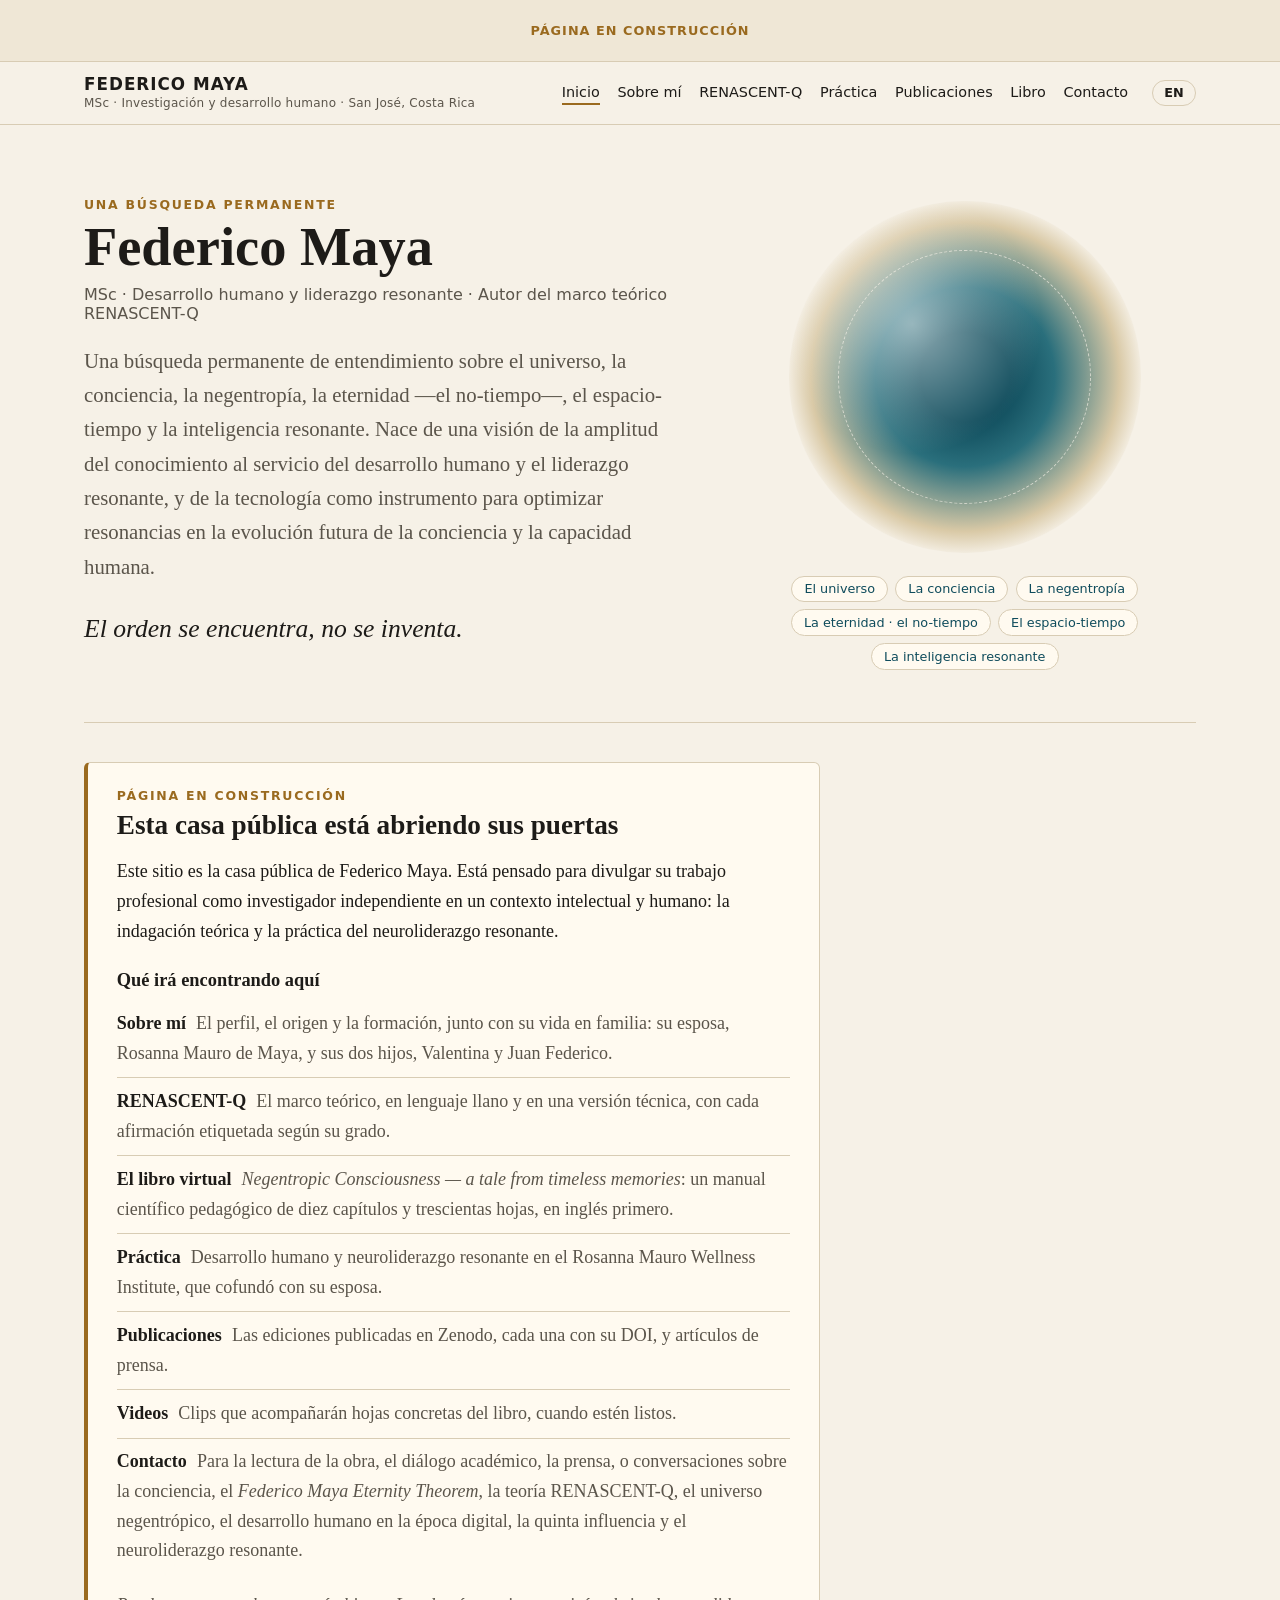
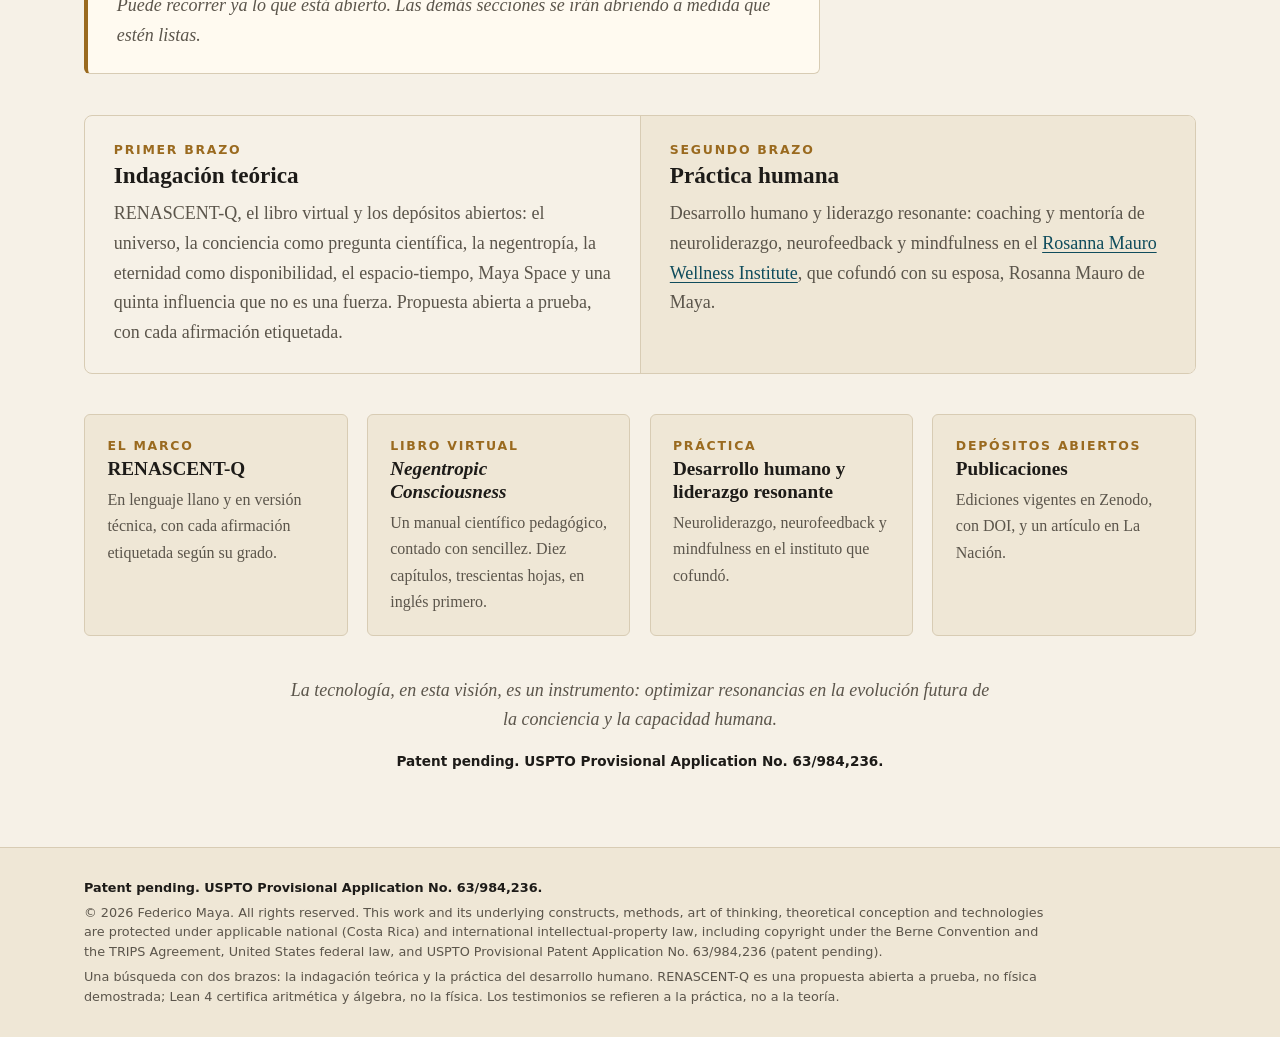
<file: index.html>
<!doctype html>
<html lang="es" data-lang="es">
<head><meta charset="utf-8"><meta name="viewport" content="width=device-width,initial-scale=1">
<title>Federico Maya · Federico Maya</title>
<meta name="description" content="Federico Maya, MSc — a permanent search for understanding of the universe, consciousness, negentropy, eternity (no-time), spacetime and resonant intelligence; human development and resonant leadership. San José, Costa Rica.">
<link rel="stylesheet" href="assets/style.css"><script src="assets/site.js" defer></script></head>
<body><a class="skip" href="#main">Skip</a>
<div class="wip-banner"><p><a href="index.html#en-construccion"><span class="l-es" lang="es">Página en construcción</span><span class="l-en" lang="en">Site under construction</span></a></p></div>
<header class="site"><div class="bar"><a class="brand" href="index.html">Federico Maya<small>MSc · <span class="l-es" lang="es">Investigación y desarrollo humano</span><span class="l-en" lang="en">Inquiry and human development</span> · San José, Costa Rica</small></a>
<nav class="main" aria-label="main"><a href="index.html" aria-current="page"><span class="l-es" lang="es">Inicio</span><span class="l-en" lang="en">Home</span></a><a href="about.html"><span class="l-es" lang="es">Sobre mí</span><span class="l-en" lang="en">About</span></a><a href="renascent-q.html"><span class="l-es" lang="es">RENASCENT-Q</span><span class="l-en" lang="en">RENASCENT-Q</span></a><a href="practice.html"><span class="l-es" lang="es">Práctica</span><span class="l-en" lang="en">Practice</span></a><a href="publications.html"><span class="l-es" lang="es">Publicaciones</span><span class="l-en" lang="en">Publications</span></a><a href="book/index.html"><span class="l-es" lang="es">Libro</span><span class="l-en" lang="en">Book</span></a><a href="contact.html"><span class="l-es" lang="es">Contacto</span><span class="l-en" lang="en">Contact</span></a></nav><button class="lang" type="button">EN</button></div></header>
<main id="main"><section class="hero"><div><div class="kicker"><span class="l-es" lang="es">Una búsqueda permanente</span><span class="l-en" lang="en">A permanent search</span></div>
<h1>Federico Maya</h1><div class="title">MSc · <span class="l-es" lang="es">Desarrollo humano y liderazgo resonante · Autor del marco teórico RENASCENT-Q</span><span class="l-en" lang="en">Human development and resonant leadership · Author of the RENASCENT-Q theoretical framework</span></div>
<p class="lede"><span class="l-es" lang="es">Una búsqueda permanente de entendimiento sobre el universo, la conciencia, la negentropía, la eternidad —el no-tiempo—, el espacio-tiempo y la inteligencia resonante. Nace de una visión de la amplitud del conocimiento al servicio del desarrollo humano y el liderazgo resonante, y de la tecnología como instrumento para optimizar resonancias en la evolución futura de la conciencia y la capacidad humana.</span><span class="l-en" lang="en">A permanent search for understanding of the universe, consciousness, negentropy, eternity —no-time—, spacetime and resonant intelligence. It grows from a vision of the breadth of knowledge in the service of human development and resonant leadership, and of technology as an instrument for optimizing resonances in the future evolution of consciousness and human capacity.</span></p>
<p class="motto"><span class="l-es" lang="es">El orden se encuentra, no se inventa.</span><span class="l-en" lang="en">Order is found, not invented.</span></p></div>
<div class="orbwrap"><div class="orb" role="img" aria-label="abstract"></div><ul class="themes"><li><span class="l-es" lang="es">El universo</span><span class="l-en" lang="en">The universe</span></li><li><span class="l-es" lang="es">La conciencia</span><span class="l-en" lang="en">Consciousness</span></li><li><span class="l-es" lang="es">La negentropía</span><span class="l-en" lang="en">Negentropy</span></li><li><span class="l-es" lang="es">La eternidad · el no-tiempo</span><span class="l-en" lang="en">Eternity · no-time</span></li><li><span class="l-es" lang="es">El espacio-tiempo</span><span class="l-en" lang="en">Spacetime</span></li><li><span class="l-es" lang="es">La inteligencia resonante</span><span class="l-en" lang="en">Resonant intelligence</span></li></ul></div></section>
<section class="wip-notice" id="en-construccion">
<div class="kicker"><span class="l-es" lang="es">Página en construcción</span><span class="l-en" lang="en">Site under construction</span></div>
<h2><span class="l-es" lang="es">Esta casa pública está abriendo sus puertas</span><span class="l-en" lang="en">This public home is opening its doors</span></h2>
<p><span class="l-es" lang="es">Este sitio es la casa pública de Federico Maya. Está pensado para divulgar su trabajo profesional como investigador independiente en un contexto intelectual y humano: la indagación teórica y la práctica del neuroliderazgo resonante.</span><span class="l-en" lang="en">This site is Federico Maya’s public home. It is meant to present his professional work as an independent researcher in an intellectual and human context: theoretical inquiry and the practice of resonant neuroleadership.</span></p>
<h3><span class="l-es" lang="es">Qué irá encontrando aquí</span><span class="l-en" lang="en">What you will find here</span></h3>
<ul>
<li><strong><span class="l-es" lang="es">Sobre mí</span><span class="l-en" lang="en">About</span></strong> <span class="l-es" lang="es">El perfil, el origen y la formación, junto con su vida en familia: su esposa, Rosanna Mauro de Maya, y sus dos hijos, Valentina y Juan Federico.</span><span class="l-en" lang="en">The profile, origins and education, together with his family life: his wife, Rosanna Mauro de Maya, and their two children, Valentina and Juan Federico.</span></li>
<li><strong>RENASCENT-Q</strong> <span class="l-es" lang="es">El marco teórico, en lenguaje llano y en una versión técnica, con cada afirmación etiquetada según su grado.</span><span class="l-en" lang="en">The theoretical framework, in plain language and in a technical version, with every claim tagged by its grade.</span></li>
<li><strong><span class="l-es" lang="es">El libro virtual</span><span class="l-en" lang="en">The virtual book</span></strong> <em>Negentropic Consciousness — a tale from timeless memories</em>: <span class="l-es" lang="es">un manual científico pedagógico de diez capítulos y trescientas hojas, en inglés primero.</span><span class="l-en" lang="en">a pedagogical scientific manual of ten chapters and three hundred leaves, in English first.</span></li>
<li><strong><span class="l-es" lang="es">Práctica</span><span class="l-en" lang="en">Practice</span></strong> <span class="l-es" lang="es">Desarrollo humano y neuroliderazgo resonante en el Rosanna Mauro Wellness Institute, que cofundó con su esposa.</span><span class="l-en" lang="en">Human development and resonant neuroleadership at the Rosanna Mauro Wellness Institute, which he co-founded with his wife.</span></li>
<li><strong><span class="l-es" lang="es">Publicaciones</span><span class="l-en" lang="en">Publications</span></strong> <span class="l-es" lang="es">Las ediciones publicadas en Zenodo, cada una con su DOI, y artículos de prensa.</span><span class="l-en" lang="en">The editions published on Zenodo, each with its DOI, and press articles.</span></li>
<li><strong><span class="l-es" lang="es">Videos</span><span class="l-en" lang="en">Videos</span></strong> <span class="l-es" lang="es">Clips que acompañarán hojas concretas del libro, cuando estén listos.</span><span class="l-en" lang="en">Clips that will accompany specific leaves of the book, when they are ready.</span></li>
<li><strong><span class="l-es" lang="es">Contacto</span><span class="l-en" lang="en">Contact</span></strong> <span class="l-es" lang="es">Para la lectura de la obra, el diálogo académico, la prensa, o conversaciones sobre la conciencia, el <em>Federico Maya Eternity Theorem</em>, la teoría RENASCENT-Q, el universo negentrópico, el desarrollo humano en la época digital, la quinta influencia y el neuroliderazgo resonante.</span><span class="l-en" lang="en">For reading the work, academic dialogue, the press, or conversations about consciousness, the <em>Federico Maya Eternity Theorem</em>, RENASCENT-Q theory, the negentropic universe, human development in the digital age, the fifth influence, and resonant neuroleadership.</span></li>
</ul>
<p class="closing"><span class="l-es" lang="es">Puede recorrer ya lo que está abierto. Las demás secciones se irán abriendo a medida que estén listas.</span><span class="l-en" lang="en">You can already look through what is open. The remaining sections will open as they are ready.</span></p>
</section>
<section class="arms"><div class="arm"><div class="kicker"><span class="l-es" lang="es">Primer brazo</span><span class="l-en" lang="en">First arm</span></div><h2><span class="l-es" lang="es">Indagación teórica</span><span class="l-en" lang="en">Theoretical inquiry</span></h2>
<p><span class="l-es" lang="es">RENASCENT-Q, el libro virtual y los depósitos abiertos: el universo, la conciencia como pregunta científica, la negentropía, la eternidad como disponibilidad, el espacio-tiempo, Maya Space y una quinta influencia que no es una fuerza. Propuesta abierta a prueba, con cada afirmación etiquetada.</span><span class="l-en" lang="en">RENASCENT-Q, the virtual book and the open deposits: the universe, consciousness as a scientific question, negentropy, eternity as availability, spacetime, Maya Space, and a fifth influence that is not a force. A proposal open to test, with each statement tagged.</span></p></div>
<div class="arm"><div class="kicker"><span class="l-es" lang="es">Segundo brazo</span><span class="l-en" lang="en">Second arm</span></div><h2><span class="l-es" lang="es">Práctica humana</span><span class="l-en" lang="en">Human practice</span></h2>
<p><span class="l-es" lang="es">Desarrollo humano y liderazgo resonante: coaching y mentoría de neuroliderazgo, neurofeedback y mindfulness en el <a href="https://rosannamauro.com">Rosanna Mauro Wellness Institute</a>, que cofundó con su esposa, Rosanna Mauro de Maya.</span><span class="l-en" lang="en">Human development and resonant leadership: neuroleadership coaching and mentoring, neurofeedback and mindfulness at the <a href="https://rosannamauro.com">Rosanna Mauro Wellness Institute</a>, which he co-founded with his wife, Rosanna Mauro de Maya.</span></p></div></section>
<div class="doors four">
<a class="card" href="renascent-q.html"><div class="kicker"><span class="l-es" lang="es">El marco</span><span class="l-en" lang="en">The framework</span></div><h3>RENASCENT-Q</h3><p><span class="l-es" lang="es">En lenguaje llano y en versión técnica, con cada afirmación etiquetada según su grado.</span><span class="l-en" lang="en">In plain language and in a technical version, each statement tagged by its grade.</span></p></a>
<a class="card" href="book/index.html"><div class="kicker"><span class="l-es" lang="es">Libro virtual</span><span class="l-en" lang="en">Virtual book</span></div><h3><em>Negentropic Consciousness</em></h3><p><span class="l-es" lang="es">Un manual científico pedagógico, contado con sencillez. Diez capítulos, trescientas hojas, en inglés primero.</span><span class="l-en" lang="en">A pedagogical scientific manual, told plainly. Ten chapters, three hundred leaves, English first.</span></p></a>
<a class="card" href="practice.html"><div class="kicker"><span class="l-es" lang="es">Práctica</span><span class="l-en" lang="en">Practice</span></div><h3><span class="l-es" lang="es">Desarrollo humano y liderazgo resonante</span><span class="l-en" lang="en">Human development and resonant leadership</span></h3><p><span class="l-es" lang="es">Neuroliderazgo, neurofeedback y mindfulness en el instituto que cofundó.</span><span class="l-en" lang="en">Neuroleadership, neurofeedback and mindfulness at the institute he co-founded.</span></p></a>
<a class="card" href="publications.html"><div class="kicker"><span class="l-es" lang="es">Depósitos abiertos</span><span class="l-en" lang="en">Open deposits</span></div><h3><span class="l-es" lang="es">Publicaciones</span><span class="l-en" lang="en">Publications</span></h3><p><span class="l-es" lang="es">Ediciones vigentes en Zenodo, con DOI, y un artículo en La Nación.</span><span class="l-en" lang="en">Current editions on Zenodo, with DOIs, and an article in La Nación.</span></p></a></div>
<section class="vision"><p><span class="l-es" lang="es">La tecnología, en esta visión, es un instrumento: optimizar resonancias en la evolución futura de la conciencia y la capacidad humana.</span><span class="l-en" lang="en">Technology, in this vision, is an instrument: optimizing resonances in the future evolution of consciousness and human capacity.</span></p>
<p class="pn">Patent pending. USPTO Provisional Application No. 63/984,236.</p></section></main>
<footer class="site"><div class="bar"><p class="pn">Patent pending. USPTO Provisional Application No. 63/984,236.</p><p>© 2026 Federico Maya. All rights reserved. This work and its underlying constructs, methods, art of thinking, theoretical conception and technologies are protected under applicable national (Costa Rica) and international intellectual-property law, including copyright under the Berne Convention and the TRIPS Agreement, United States federal law, and USPTO Provisional Patent Application No. 63/984,236 (patent pending).</p><p><span class="l-es" lang="es">Una búsqueda con dos brazos: la indagación teórica y la práctica del desarrollo humano. RENASCENT-Q es una propuesta abierta a prueba, no física demostrada; Lean 4 certifica aritmética y álgebra, no la física. Los testimonios se refieren a la práctica, no a la teoría.</span><span class="l-en" lang="en">One search with two arms: theoretical inquiry and the practice of human development. RENASCENT-Q is a proposal open to test, not demonstrated physics; Lean 4 certifies arithmetic and algebra, not the physics. Testimonials refer to the practice, not to the theory.</span></p></div></footer></body></html>
</file>
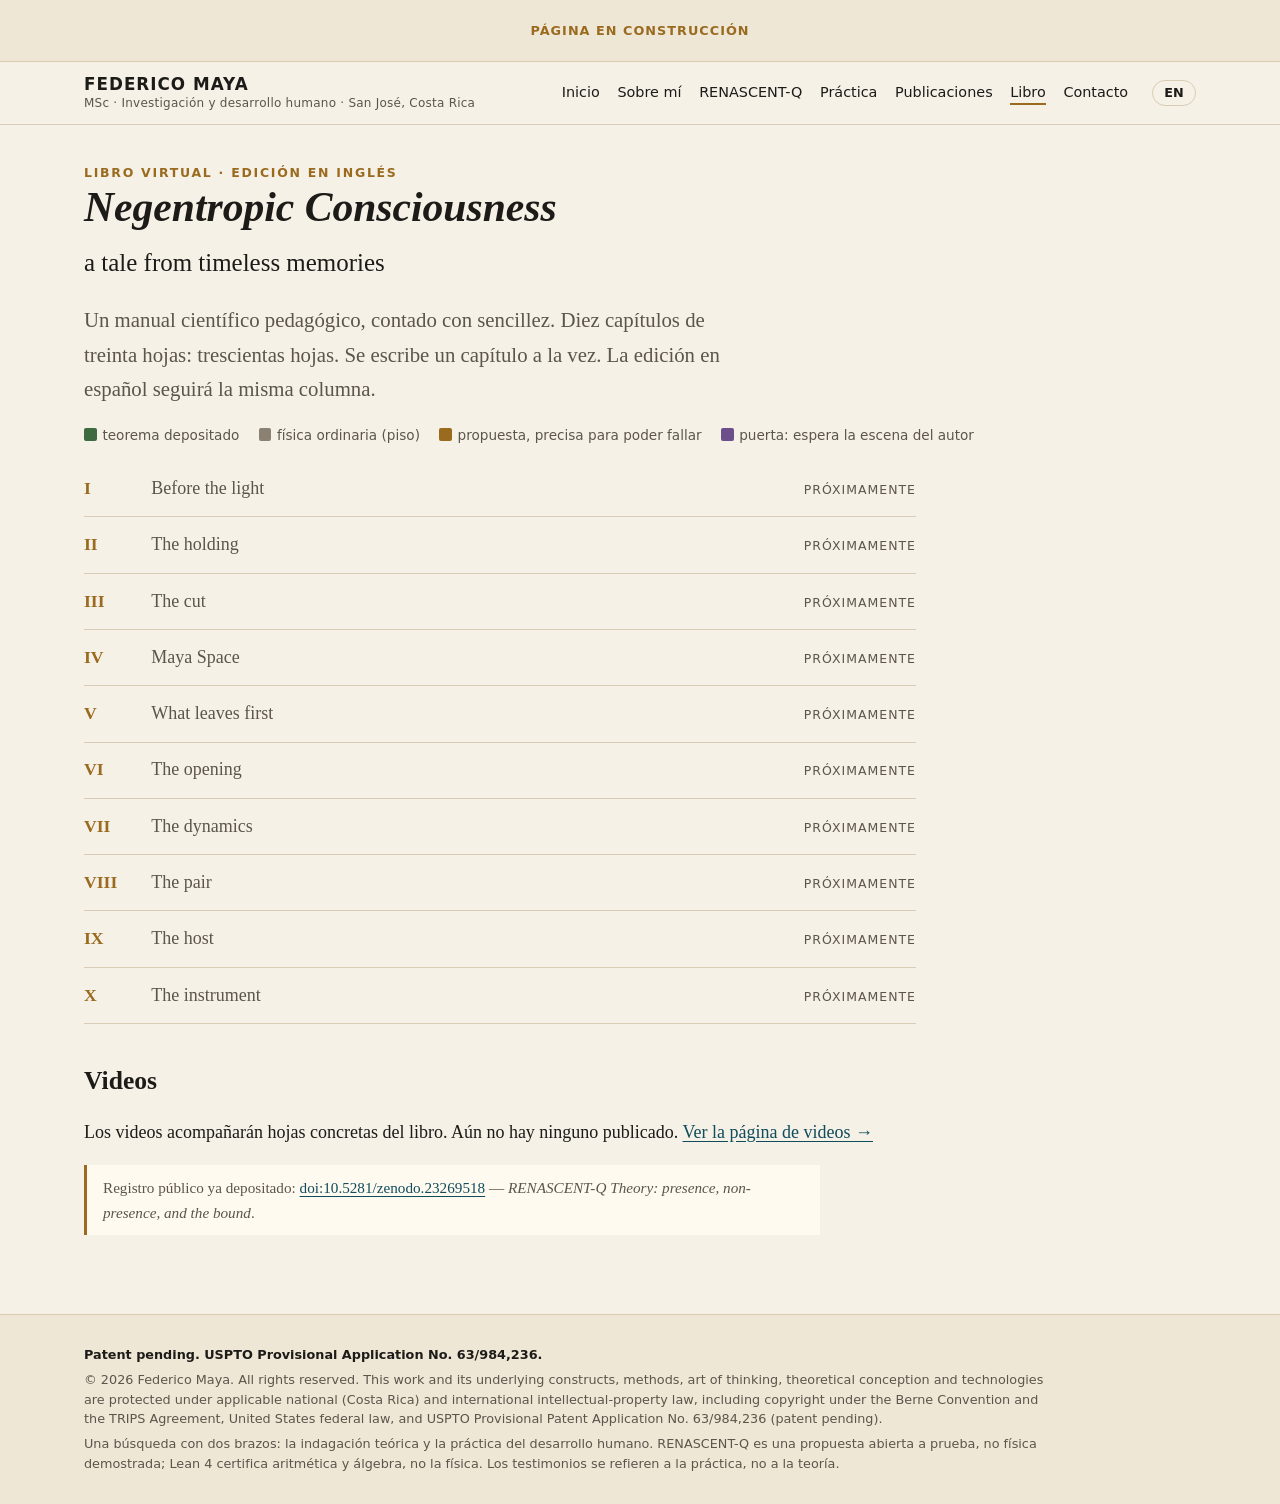
<file: book/index.html>
<!doctype html>
<html lang="es" data-lang="es">
<head><meta charset="utf-8"><meta name="viewport" content="width=device-width,initial-scale=1">
<title>Book · Federico Maya</title>
<meta name="description" content="Federico Maya, MSc — a permanent search for understanding of the universe, consciousness, negentropy, eternity (no-time), spacetime and resonant intelligence; human development and resonant leadership. San José, Costa Rica.">
<link rel="stylesheet" href="../assets/style.css"><script src="../assets/site.js" defer></script></head>
<body><a class="skip" href="#main">Skip</a>
<div class="wip-banner"><p><a href="../index.html#en-construccion"><span class="l-es" lang="es">Página en construcción</span><span class="l-en" lang="en">Site under construction</span></a></p></div>
<header class="site"><div class="bar"><a class="brand" href="../index.html">Federico Maya<small>MSc · <span class="l-es" lang="es">Investigación y desarrollo humano</span><span class="l-en" lang="en">Inquiry and human development</span> · San José, Costa Rica</small></a>
<nav class="main" aria-label="main"><a href="../index.html"><span class="l-es" lang="es">Inicio</span><span class="l-en" lang="en">Home</span></a><a href="../about.html"><span class="l-es" lang="es">Sobre mí</span><span class="l-en" lang="en">About</span></a><a href="../renascent-q.html"><span class="l-es" lang="es">RENASCENT-Q</span><span class="l-en" lang="en">RENASCENT-Q</span></a><a href="../practice.html"><span class="l-es" lang="es">Práctica</span><span class="l-en" lang="en">Practice</span></a><a href="../publications.html"><span class="l-es" lang="es">Publicaciones</span><span class="l-en" lang="en">Publications</span></a><a href="../book/index.html" aria-current="page"><span class="l-es" lang="es">Libro</span><span class="l-en" lang="en">Book</span></a><a href="../contact.html"><span class="l-es" lang="es">Contacto</span><span class="l-en" lang="en">Contact</span></a></nav><button class="lang" type="button">EN</button></div></header>
<main id="main"><div class="kicker"><span class="l-es" lang="es">Libro virtual · edición en inglés</span><span class="l-en" lang="en">Virtual book · English edition</span></div>
<h1><em>Negentropic Consciousness</em><br><span style="font-weight:400;font-size:.6em">a tale from timeless memories</span></h1>
<p class="lede"><span class="l-es" lang="es">Un manual científico pedagógico, contado con sencillez. Diez capítulos de treinta hojas: trescientas hojas. Se escribe un capítulo a la vez. La edición en español seguirá la misma columna.</span><span class="l-en" lang="en">A pedagogical scientific manual, told plainly. Ten chapters of thirty leaves: three hundred leaves. Written one chapter at a time. The Spanish edition will follow the same spine.</span></p>
<div class="legend"><span><span class="g thm"></span><span class="l-es" lang="es">teorema depositado</span><span class="l-en" lang="en">deposited theorem</span></span><span><span class="g floor"></span><span class="l-es" lang="es">física ordinaria (piso)</span><span class="l-en" lang="en">ordinary physics (floor)</span></span><span><span class="g prop"></span><span class="l-es" lang="es">propuesta, precisa para poder fallar</span><span class="l-en" lang="en">proposal, precise enough to fail</span></span><span><span class="g door"></span><span class="l-es" lang="es">puerta: espera la escena del autor</span><span class="l-en" lang="en">door: waits for the author’s scene</span></span></div>
<ol class="toc"><li class="ahead"><span class="num">I</span><span>Before the light</span><span class="st"><span class="l-es" lang="es">Próximamente</span><span class="l-en" lang="en">Ahead</span></span></li><li class="ahead"><span class="num">II</span><span>The holding</span><span class="st"><span class="l-es" lang="es">Próximamente</span><span class="l-en" lang="en">Ahead</span></span></li><li class="ahead"><span class="num">III</span><span>The cut</span><span class="st"><span class="l-es" lang="es">Próximamente</span><span class="l-en" lang="en">Ahead</span></span></li><li class="ahead"><span class="num">IV</span><span>Maya Space</span><span class="st"><span class="l-es" lang="es">Próximamente</span><span class="l-en" lang="en">Ahead</span></span></li><li class="ahead"><span class="num">V</span><span>What leaves first</span><span class="st"><span class="l-es" lang="es">Próximamente</span><span class="l-en" lang="en">Ahead</span></span></li><li class="ahead"><span class="num">VI</span><span>The opening</span><span class="st"><span class="l-es" lang="es">Próximamente</span><span class="l-en" lang="en">Ahead</span></span></li><li class="ahead"><span class="num">VII</span><span>The dynamics</span><span class="st"><span class="l-es" lang="es">Próximamente</span><span class="l-en" lang="en">Ahead</span></span></li><li class="ahead"><span class="num">VIII</span><span>The pair</span><span class="st"><span class="l-es" lang="es">Próximamente</span><span class="l-en" lang="en">Ahead</span></span></li><li class="ahead"><span class="num">IX</span><span>The host</span><span class="st"><span class="l-es" lang="es">Próximamente</span><span class="l-en" lang="en">Ahead</span></span></li><li class="ahead"><span class="num">X</span><span>The instrument</span><span class="st"><span class="l-es" lang="es">Próximamente</span><span class="l-en" lang="en">Ahead</span></span></li></ol>
<h2><span class="l-es" lang="es">Videos</span><span class="l-en" lang="en">Videos</span></h2><p><span class="l-es" lang="es">Los videos acompañarán hojas concretas del libro. Aún no hay ninguno publicado.</span><span class="l-en" lang="en">Videos will accompany specific leaves of the book. None is published yet.</span> <a href="../videos.html"><span class="l-es" lang="es">Ver la página de videos →</span><span class="l-en" lang="en">See the videos page →</span></a></p>
<p class="note"><span class="l-es" lang="es">Registro público ya depositado: </span><span class="l-en" lang="en">Public record already deposited: </span><a href="https://doi.org/10.5281/zenodo.23269518">doi:10.5281/zenodo.23269518</a> — <em>RENASCENT-Q Theory: presence, non-presence, and the bound</em>.</p></main>
<footer class="site"><div class="bar"><p class="pn">Patent pending. USPTO Provisional Application No. 63/984,236.</p><p>© 2026 Federico Maya. All rights reserved. This work and its underlying constructs, methods, art of thinking, theoretical conception and technologies are protected under applicable national (Costa Rica) and international intellectual-property law, including copyright under the Berne Convention and the TRIPS Agreement, United States federal law, and USPTO Provisional Patent Application No. 63/984,236 (patent pending).</p><p><span class="l-es" lang="es">Una búsqueda con dos brazos: la indagación teórica y la práctica del desarrollo humano. RENASCENT-Q es una propuesta abierta a prueba, no física demostrada; Lean 4 certifica aritmética y álgebra, no la física. Los testimonios se refieren a la práctica, no a la teoría.</span><span class="l-en" lang="en">One search with two arms: theoretical inquiry and the practice of human development. RENASCENT-Q is a proposal open to test, not demonstrated physics; Lean 4 certifies arithmetic and algebra, not the physics. Testimonials refer to the practice, not to the theory.</span></p></div></footer></body></html>
</file>
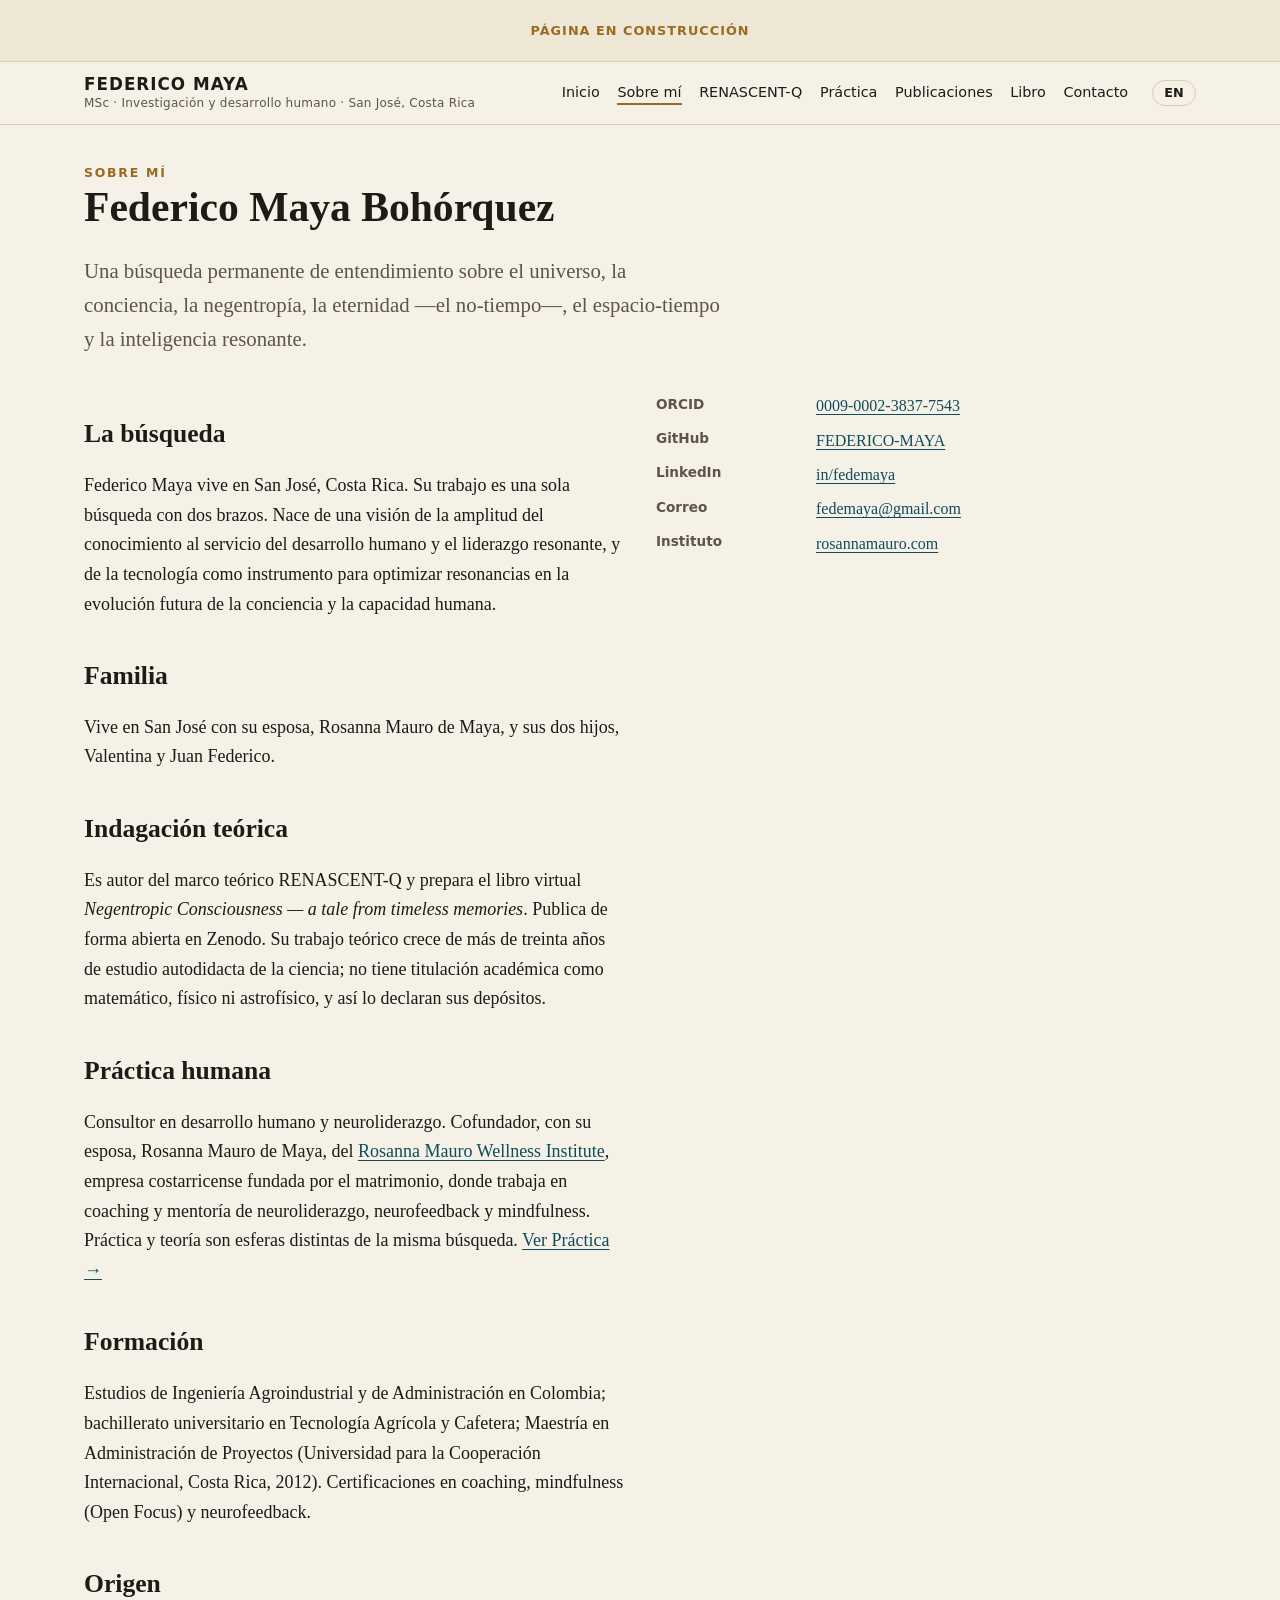
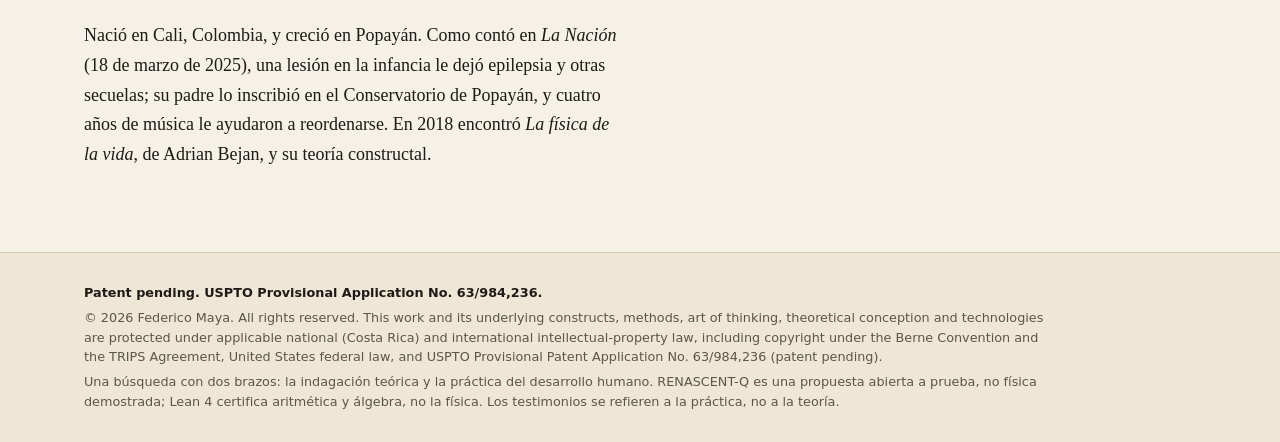
<file: about.html>
<!doctype html>
<html lang="es" data-lang="es">
<head><meta charset="utf-8"><meta name="viewport" content="width=device-width,initial-scale=1">
<title>About · Federico Maya</title>
<meta name="description" content="Federico Maya, MSc — a permanent search for understanding of the universe, consciousness, negentropy, eternity (no-time), spacetime and resonant intelligence; human development and resonant leadership. San José, Costa Rica.">
<link rel="stylesheet" href="assets/style.css"><script src="assets/site.js" defer></script></head>
<body><a class="skip" href="#main">Skip</a>
<div class="wip-banner"><p><a href="index.html#en-construccion"><span class="l-es" lang="es">Página en construcción</span><span class="l-en" lang="en">Site under construction</span></a></p></div>
<header class="site"><div class="bar"><a class="brand" href="index.html">Federico Maya<small>MSc · <span class="l-es" lang="es">Investigación y desarrollo humano</span><span class="l-en" lang="en">Inquiry and human development</span> · San José, Costa Rica</small></a>
<nav class="main" aria-label="main"><a href="index.html"><span class="l-es" lang="es">Inicio</span><span class="l-en" lang="en">Home</span></a><a href="about.html" aria-current="page"><span class="l-es" lang="es">Sobre mí</span><span class="l-en" lang="en">About</span></a><a href="renascent-q.html"><span class="l-es" lang="es">RENASCENT-Q</span><span class="l-en" lang="en">RENASCENT-Q</span></a><a href="practice.html"><span class="l-es" lang="es">Práctica</span><span class="l-en" lang="en">Practice</span></a><a href="publications.html"><span class="l-es" lang="es">Publicaciones</span><span class="l-en" lang="en">Publications</span></a><a href="book/index.html"><span class="l-es" lang="es">Libro</span><span class="l-en" lang="en">Book</span></a><a href="contact.html"><span class="l-es" lang="es">Contacto</span><span class="l-en" lang="en">Contact</span></a></nav><button class="lang" type="button">EN</button></div></header>
<main id="main"><div class="kicker"><span class="l-es" lang="es">Sobre mí</span><span class="l-en" lang="en">About</span></div><h1>Federico Maya Bohórquez</h1>
<p class="lede"><span class="l-es" lang="es">Una búsqueda permanente de entendimiento sobre el universo, la conciencia, la negentropía, la eternidad —el no-tiempo—, el espacio-tiempo y la inteligencia resonante.</span><span class="l-en" lang="en">A permanent search for understanding of the universe, consciousness, negentropy, eternity —no-time—, spacetime and resonant intelligence.</span></p>
<div class="two"><div class="prose">
<h2><span class="l-es" lang="es">La búsqueda</span><span class="l-en" lang="en">The search</span></h2>
<p><span class="l-es" lang="es">Federico Maya vive en San José, Costa Rica. Su trabajo es una sola búsqueda con dos brazos. Nace de una visión de la amplitud del conocimiento al servicio del desarrollo humano y el liderazgo resonante, y de la tecnología como instrumento para optimizar resonancias en la evolución futura de la conciencia y la capacidad humana.</span><span class="l-en" lang="en">Federico Maya lives in San José, Costa Rica. His work is one search with two arms. It grows from a vision of the breadth of knowledge in the service of human development and resonant leadership, and of technology as an instrument for optimizing resonances in the future evolution of consciousness and human capacity.</span></p>
<h2><span class="l-es" lang="es">Familia</span><span class="l-en" lang="en">Family</span></h2>
<p><span class="l-es" lang="es">Vive en San José con su esposa, Rosanna Mauro de Maya, y sus dos hijos, Valentina y Juan Federico.</span><span class="l-en" lang="en">He lives in San José with his wife, Rosanna Mauro de Maya, and their two children, Valentina and Juan Federico.</span></p>
<h2><span class="l-es" lang="es">Indagación teórica</span><span class="l-en" lang="en">Theoretical inquiry</span></h2>
<p><span class="l-es" lang="es">Es autor del marco teórico RENASCENT-Q y prepara el libro virtual <em>Negentropic Consciousness — a tale from timeless memories</em>. Publica de forma abierta en Zenodo. Su trabajo teórico crece de más de treinta años de estudio autodidacta de la ciencia; no tiene titulación académica como matemático, físico ni astrofísico, y así lo declaran sus depósitos.</span><span class="l-en" lang="en">He is the author of the RENASCENT-Q theoretical framework and is preparing the virtual book <em>Negentropic Consciousness — a tale from timeless memories</em>. He publishes openly on Zenodo. His theoretical work grows from more than thirty years of self-directed study of science; he is not academically credentialed as a mathematician, physicist or astrophysicist, and his deposits say so.</span></p>
<h2><span class="l-es" lang="es">Práctica humana</span><span class="l-en" lang="en">Human practice</span></h2>
<p><span class="l-es" lang="es">Consultor en desarrollo humano y neuroliderazgo. Cofundador, con su esposa, Rosanna Mauro de Maya, del <a href="https://rosannamauro.com">Rosanna Mauro Wellness Institute</a>, empresa costarricense fundada por el matrimonio, donde trabaja en coaching y mentoría de neuroliderazgo, neurofeedback y mindfulness. Práctica y teoría son esferas distintas de la misma búsqueda. <a href="practice.html">Ver Práctica →</a></span><span class="l-en" lang="en">Consultant in human development and neuroleadership. Co-founder, with his wife, Rosanna Mauro de Maya, of the <a href="https://rosannamauro.com">Rosanna Mauro Wellness Institute</a>, a Costa Rican company founded by the couple, where he works in neuroleadership coaching and mentoring, neurofeedback and mindfulness. Practice and theory are distinct spheres of the same search. <a href="practice.html">See Practice →</a></span></p>
<h2><span class="l-es" lang="es">Formación</span><span class="l-en" lang="en">Education</span></h2>
<p><span class="l-es" lang="es">Estudios de Ingeniería Agroindustrial y de Administración en Colombia; bachillerato universitario en Tecnología Agrícola y Cafetera; Maestría en Administración de Proyectos (Universidad para la Cooperación Internacional, Costa Rica, 2012). Certificaciones en coaching, mindfulness (Open Focus) y neurofeedback.</span><span class="l-en" lang="en">Studies in Agroindustrial Engineering and in Administration in Colombia; a university bachelor’s degree in Agricultural and Coffee Technology; a Master’s in Project Administration (Universidad para la Cooperación Internacional, Costa Rica, 2012). Certifications in coaching, mindfulness (Open Focus) and neurofeedback.</span></p>
<h2><span class="l-es" lang="es">Origen</span><span class="l-en" lang="en">Origin</span></h2>
<p><span class="l-es" lang="es">Nació en Cali, Colombia, y creció en Popayán. Como contó en <em>La Nación</em> (18 de marzo de 2025), una lesión en la infancia le dejó epilepsia y otras secuelas; su padre lo inscribió en el Conservatorio de Popayán, y cuatro años de música le ayudaron a reordenarse. En 2018 encontró <em>La física de la vida</em>, de Adrian Bejan, y su teoría constructal.</span><span class="l-en" lang="en">He was born in Cali, Colombia, and grew up in Popayán. As he told <em>La Nación</em> (18 March 2025), a childhood injury left him with epilepsy and other after-effects; his father enrolled him at the Popayán Conservatory, and four years of music helped him reorder himself. In 2018 he came across Adrian Bejan’s <em>The Physics of Life</em> and its constructal theory.</span></p>
</div><aside><dl class="ids"><dt>ORCID</dt><dd><a href="https://orcid.org/0009-0002-3837-7543">0009-0002-3837-7543</a></dd>
<dt>GitHub</dt><dd><a href="https://github.com/FEDERICO-MAYA">FEDERICO-MAYA</a></dd><dt>LinkedIn</dt><dd><a href="https://www.linkedin.com/in/fedemaya">in/fedemaya</a></dd>
<dt><span class="l-es" lang="es">Correo</span><span class="l-en" lang="en">Email</span></dt><dd><a href="mailto:fedemaya@gmail.com">fedemaya@gmail.com</a></dd>
<dt><span class="l-es" lang="es">Instituto</span><span class="l-en" lang="en">Institute</span></dt><dd><a href="https://rosannamauro.com">rosannamauro.com</a></dd></dl></aside></div></main>
<footer class="site"><div class="bar"><p class="pn">Patent pending. USPTO Provisional Application No. 63/984,236.</p><p>© 2026 Federico Maya. All rights reserved. This work and its underlying constructs, methods, art of thinking, theoretical conception and technologies are protected under applicable national (Costa Rica) and international intellectual-property law, including copyright under the Berne Convention and the TRIPS Agreement, United States federal law, and USPTO Provisional Patent Application No. 63/984,236 (patent pending).</p><p><span class="l-es" lang="es">Una búsqueda con dos brazos: la indagación teórica y la práctica del desarrollo humano. RENASCENT-Q es una propuesta abierta a prueba, no física demostrada; Lean 4 certifica aritmética y álgebra, no la física. Los testimonios se refieren a la práctica, no a la teoría.</span><span class="l-en" lang="en">One search with two arms: theoretical inquiry and the practice of human development. RENASCENT-Q is a proposal open to test, not demonstrated physics; Lean 4 certifies arithmetic and algebra, not the physics. Testimonials refer to the practice, not to the theory.</span></p></div></footer></body></html>
</file>
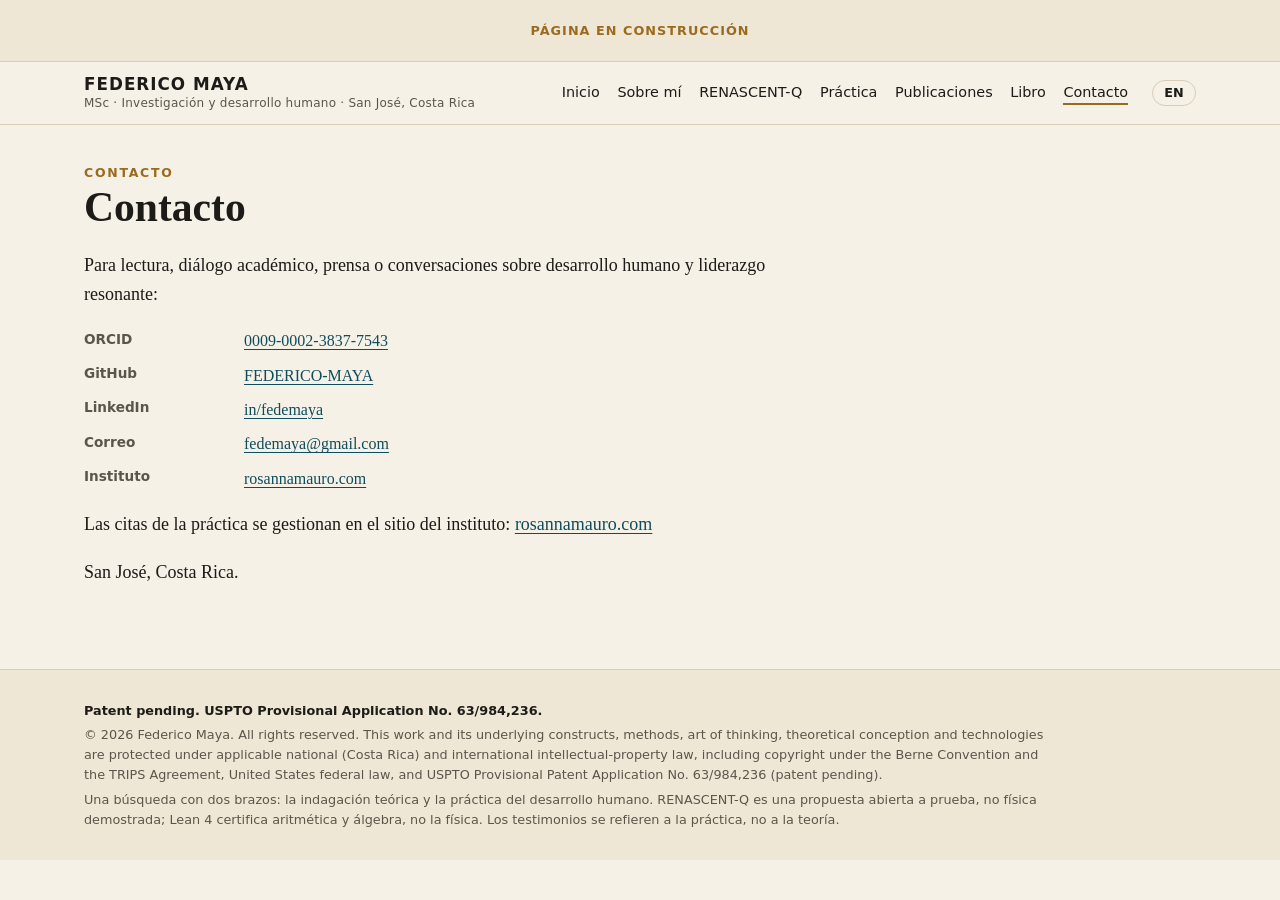
<file: contact.html>
<!doctype html>
<html lang="es" data-lang="es">
<head><meta charset="utf-8"><meta name="viewport" content="width=device-width,initial-scale=1">
<title>Contact · Federico Maya</title>
<meta name="description" content="Federico Maya, MSc — a permanent search for understanding of the universe, consciousness, negentropy, eternity (no-time), spacetime and resonant intelligence; human development and resonant leadership. San José, Costa Rica.">
<link rel="stylesheet" href="assets/style.css"><script src="assets/site.js" defer></script></head>
<body><a class="skip" href="#main">Skip</a>
<div class="wip-banner"><p><a href="index.html#en-construccion"><span class="l-es" lang="es">Página en construcción</span><span class="l-en" lang="en">Site under construction</span></a></p></div>
<header class="site"><div class="bar"><a class="brand" href="index.html">Federico Maya<small>MSc · <span class="l-es" lang="es">Investigación y desarrollo humano</span><span class="l-en" lang="en">Inquiry and human development</span> · San José, Costa Rica</small></a>
<nav class="main" aria-label="main"><a href="index.html"><span class="l-es" lang="es">Inicio</span><span class="l-en" lang="en">Home</span></a><a href="about.html"><span class="l-es" lang="es">Sobre mí</span><span class="l-en" lang="en">About</span></a><a href="renascent-q.html"><span class="l-es" lang="es">RENASCENT-Q</span><span class="l-en" lang="en">RENASCENT-Q</span></a><a href="practice.html"><span class="l-es" lang="es">Práctica</span><span class="l-en" lang="en">Practice</span></a><a href="publications.html"><span class="l-es" lang="es">Publicaciones</span><span class="l-en" lang="en">Publications</span></a><a href="book/index.html"><span class="l-es" lang="es">Libro</span><span class="l-en" lang="en">Book</span></a><a href="contact.html" aria-current="page"><span class="l-es" lang="es">Contacto</span><span class="l-en" lang="en">Contact</span></a></nav><button class="lang" type="button">EN</button></div></header>
<main id="main"><div class="kicker"><span class="l-es" lang="es">Contacto</span><span class="l-en" lang="en">Contact</span></div><h1><span class="l-es" lang="es">Contacto</span><span class="l-en" lang="en">Contact</span></h1>
<div class="prose"><p><span class="l-es" lang="es">Para lectura, diálogo académico, prensa o conversaciones sobre desarrollo humano y liderazgo resonante:</span><span class="l-en" lang="en">For reading, academic dialogue, press, or conversations about human development and resonant leadership:</span></p>
<dl class="ids"><dt>ORCID</dt><dd><a href="https://orcid.org/0009-0002-3837-7543">0009-0002-3837-7543</a></dd>
<dt>GitHub</dt><dd><a href="https://github.com/FEDERICO-MAYA">FEDERICO-MAYA</a></dd><dt>LinkedIn</dt><dd><a href="https://www.linkedin.com/in/fedemaya">in/fedemaya</a></dd>
<dt><span class="l-es" lang="es">Correo</span><span class="l-en" lang="en">Email</span></dt><dd><a href="mailto:fedemaya@gmail.com">fedemaya@gmail.com</a></dd>
<dt><span class="l-es" lang="es">Instituto</span><span class="l-en" lang="en">Institute</span></dt><dd><a href="https://rosannamauro.com">rosannamauro.com</a></dd></dl>
<p><span class="l-es" lang="es">Las citas de la práctica se gestionan en el sitio del instituto:</span><span class="l-en" lang="en">Practice appointments are handled on the institute’s site:</span> <a href="https://www.rosannamauro.com">rosannamauro.com</a></p>
<p>San José, Costa Rica.</p></div></main>
<footer class="site"><div class="bar"><p class="pn">Patent pending. USPTO Provisional Application No. 63/984,236.</p><p>© 2026 Federico Maya. All rights reserved. This work and its underlying constructs, methods, art of thinking, theoretical conception and technologies are protected under applicable national (Costa Rica) and international intellectual-property law, including copyright under the Berne Convention and the TRIPS Agreement, United States federal law, and USPTO Provisional Patent Application No. 63/984,236 (patent pending).</p><p><span class="l-es" lang="es">Una búsqueda con dos brazos: la indagación teórica y la práctica del desarrollo humano. RENASCENT-Q es una propuesta abierta a prueba, no física demostrada; Lean 4 certifica aritmética y álgebra, no la física. Los testimonios se refieren a la práctica, no a la teoría.</span><span class="l-en" lang="en">One search with two arms: theoretical inquiry and the practice of human development. RENASCENT-Q is a proposal open to test, not demonstrated physics; Lean 4 certifies arithmetic and algebra, not the physics. Testimonials refer to the practice, not to the theory.</span></p></div></footer></body></html>
</file>
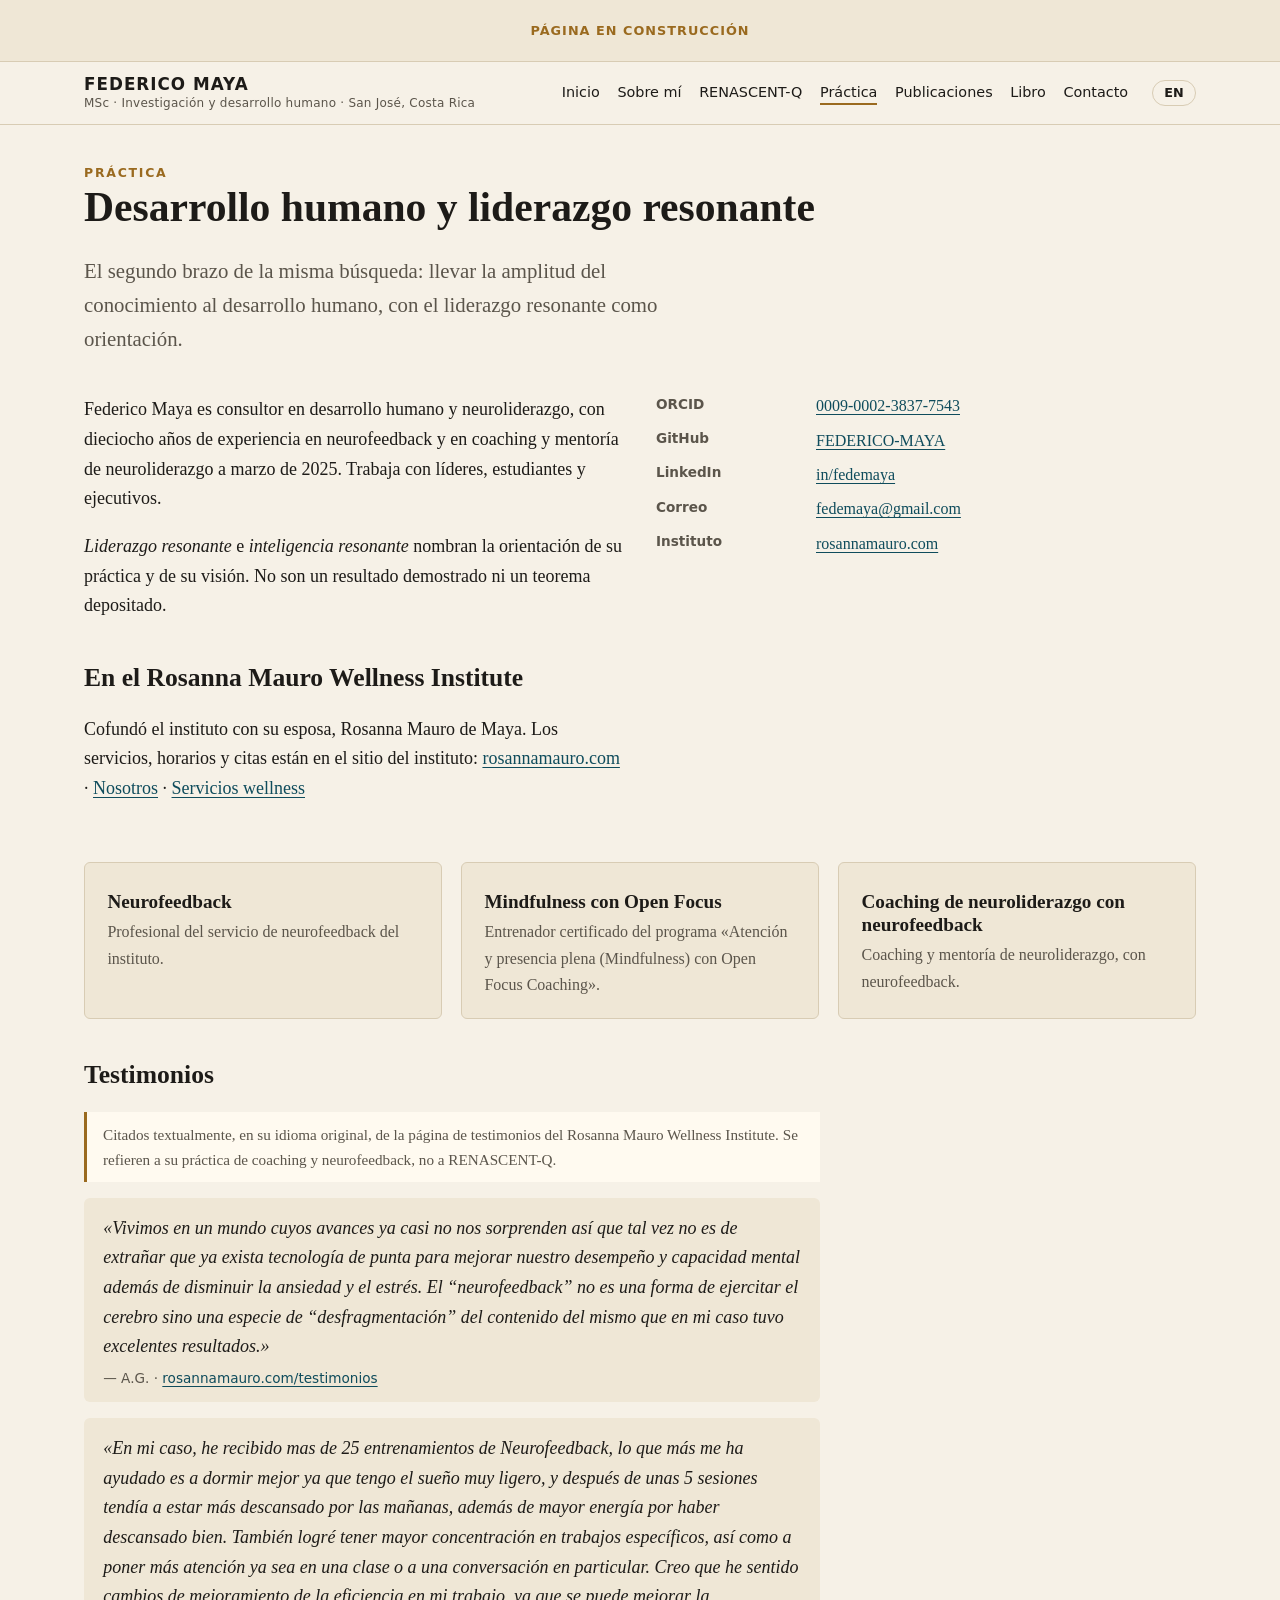
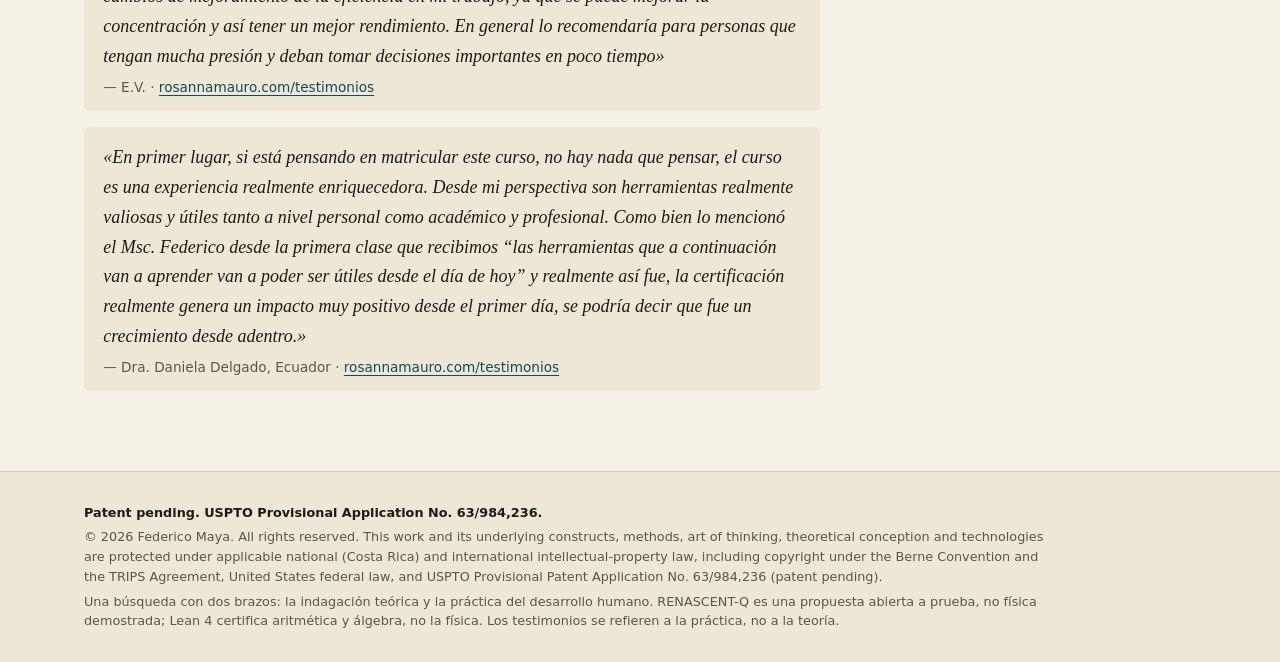
<file: practice.html>
<!doctype html>
<html lang="es" data-lang="es">
<head><meta charset="utf-8"><meta name="viewport" content="width=device-width,initial-scale=1">
<title>Practice · Federico Maya</title>
<meta name="description" content="Federico Maya, MSc — a permanent search for understanding of the universe, consciousness, negentropy, eternity (no-time), spacetime and resonant intelligence; human development and resonant leadership. San José, Costa Rica.">
<link rel="stylesheet" href="assets/style.css"><script src="assets/site.js" defer></script></head>
<body><a class="skip" href="#main">Skip</a>
<div class="wip-banner"><p><a href="index.html#en-construccion"><span class="l-es" lang="es">Página en construcción</span><span class="l-en" lang="en">Site under construction</span></a></p></div>
<header class="site"><div class="bar"><a class="brand" href="index.html">Federico Maya<small>MSc · <span class="l-es" lang="es">Investigación y desarrollo humano</span><span class="l-en" lang="en">Inquiry and human development</span> · San José, Costa Rica</small></a>
<nav class="main" aria-label="main"><a href="index.html"><span class="l-es" lang="es">Inicio</span><span class="l-en" lang="en">Home</span></a><a href="about.html"><span class="l-es" lang="es">Sobre mí</span><span class="l-en" lang="en">About</span></a><a href="renascent-q.html"><span class="l-es" lang="es">RENASCENT-Q</span><span class="l-en" lang="en">RENASCENT-Q</span></a><a href="practice.html" aria-current="page"><span class="l-es" lang="es">Práctica</span><span class="l-en" lang="en">Practice</span></a><a href="publications.html"><span class="l-es" lang="es">Publicaciones</span><span class="l-en" lang="en">Publications</span></a><a href="book/index.html"><span class="l-es" lang="es">Libro</span><span class="l-en" lang="en">Book</span></a><a href="contact.html"><span class="l-es" lang="es">Contacto</span><span class="l-en" lang="en">Contact</span></a></nav><button class="lang" type="button">EN</button></div></header>
<main id="main"><div class="kicker"><span class="l-es" lang="es">Práctica</span><span class="l-en" lang="en">Practice</span></div><h1><span class="l-es" lang="es">Desarrollo humano y liderazgo resonante</span><span class="l-en" lang="en">Human development and resonant leadership</span></h1>
<p class="lede"><span class="l-es" lang="es">El segundo brazo de la misma búsqueda: llevar la amplitud del conocimiento al desarrollo humano, con el liderazgo resonante como orientación.</span><span class="l-en" lang="en">The second arm of the same search: bringing the breadth of knowledge to human development, with resonant leadership as its orientation.</span></p>
<div class="two"><div class="prose">
<p><span class="l-es" lang="es">Federico Maya es consultor en desarrollo humano y neuroliderazgo, con dieciocho años de experiencia en neurofeedback y en coaching y mentoría de neuroliderazgo a marzo de 2025. Trabaja con líderes, estudiantes y ejecutivos.</span><span class="l-en" lang="en">Federico Maya is a consultant in human development and neuroleadership, with eighteen years of experience in neurofeedback and in neuroleadership coaching and mentoring as of March 2025. He works with leaders, students and executives.</span></p>
<p><span class="l-es" lang="es"><em>Liderazgo resonante</em> e <em>inteligencia resonante</em> nombran la orientación de su práctica y de su visión. No son un resultado demostrado ni un teorema depositado.</span><span class="l-en" lang="en"><em>Resonant leadership</em> and <em>resonant intelligence</em> name the orientation of his practice and of his vision. They are not a demonstrated result or a deposited theorem.</span></p>
<h2><span class="l-es" lang="es">En el Rosanna Mauro Wellness Institute</span><span class="l-en" lang="en">At the Rosanna Mauro Wellness Institute</span></h2>
<p><span class="l-es" lang="es">Cofundó el instituto con su esposa, Rosanna Mauro de Maya. Los servicios, horarios y citas están en el sitio del instituto:</span><span class="l-en" lang="en">He co-founded the institute with his wife, Rosanna Mauro de Maya. Services, schedules and appointments are on the institute’s site:</span>
<a href="https://www.rosannamauro.com">rosannamauro.com</a> · <a href="https://www.rosannamauro.com/nosotros"><span class="l-es" lang="es">Nosotros</span><span class="l-en" lang="en">About us</span></a> · <a href="https://www.rosannamauro.com/servicioswellness"><span class="l-es" lang="es">Servicios wellness</span><span class="l-en" lang="en">Wellness services</span></a></p>
</div><aside><dl class="ids"><dt>ORCID</dt><dd><a href="https://orcid.org/0009-0002-3837-7543">0009-0002-3837-7543</a></dd>
<dt>GitHub</dt><dd><a href="https://github.com/FEDERICO-MAYA">FEDERICO-MAYA</a></dd><dt>LinkedIn</dt><dd><a href="https://www.linkedin.com/in/fedemaya">in/fedemaya</a></dd>
<dt><span class="l-es" lang="es">Correo</span><span class="l-en" lang="en">Email</span></dt><dd><a href="mailto:fedemaya@gmail.com">fedemaya@gmail.com</a></dd>
<dt><span class="l-es" lang="es">Instituto</span><span class="l-en" lang="en">Institute</span></dt><dd><a href="https://rosannamauro.com">rosannamauro.com</a></dd></dl></aside></div>
<div class="doors"><a class="card" href="https://www.rosannamauro.com/neurofeedback"><h3><span class="l-es" lang="es">Neurofeedback</span><span class="l-en" lang="en">Neurofeedback</span></h3><p><span class="l-es" lang="es">Profesional del servicio de neurofeedback del instituto.</span><span class="l-en" lang="en">Practitioner of the institute’s neurofeedback service.</span></p></a><a class="card" href="https://www.rosannamauro.com/mindfulness"><h3><span class="l-es" lang="es">Mindfulness con Open Focus</span><span class="l-en" lang="en">Mindfulness with Open Focus</span></h3><p><span class="l-es" lang="es">Entrenador certificado del programa «Atención y presencia plena (Mindfulness) con Open Focus Coaching».</span><span class="l-en" lang="en">Certified coach of the programme “Attention and full presence (Mindfulness) with Open Focus Coaching”.</span></p></a><a class="card" href="https://www.rosannamauro.com/testimonios"><h3><span class="l-es" lang="es">Coaching de neuroliderazgo con neurofeedback</span><span class="l-en" lang="en">Neuroleadership coaching with neurofeedback</span></h3><p><span class="l-es" lang="es">Coaching y mentoría de neuroliderazgo, con neurofeedback.</span><span class="l-en" lang="en">Neuroleadership coaching and mentoring, with neurofeedback.</span></p></a></div>
<h2><span class="l-es" lang="es">Testimonios</span><span class="l-en" lang="en">Testimonials</span></h2>
<p class="note"><span class="l-es" lang="es">Citados textualmente, en su idioma original, de la página de testimonios del Rosanna Mauro Wellness Institute. Se refieren a su práctica de coaching y neurofeedback, no a RENASCENT-Q.</span><span class="l-en" lang="en">Quoted verbatim, in the original Spanish, from the Rosanna Mauro Wellness Institute testimonials page. They concern his coaching and neurofeedback practice, not RENASCENT-Q.</span></p>
<div class="prose"><blockquote lang="es">«Vivimos en un mundo cuyos avances ya casi no nos sorprenden así que tal vez no es de extrañar que ya exista tecnología de punta para mejorar nuestro desempeño y capacidad mental además de disminuir la ansiedad y el estrés. El “neurofeedback” no es una forma de ejercitar el cerebro sino una especie de “desfragmentación” del contenido del mismo que en mi caso tuvo excelentes resultados.»<footer>— A.G. · <a href="https://www.rosannamauro.com/testimonios">rosannamauro.com/testimonios</a></footer></blockquote><blockquote lang="es">«En mi caso, he recibido mas de 25 entrenamientos de Neurofeedback, lo que más me ha ayudado es a dormir mejor ya que tengo el sueño muy ligero, y después de unas 5 sesiones tendía a estar más descansado por las mañanas, además de mayor energía por haber descansado bien. También logré tener mayor concentración en trabajos específicos, así como a poner más atención ya sea en una clase o a una conversación en particular. Creo que he sentido cambios de mejoramiento de la eficiencia en mi trabajo, ya que se puede mejorar la concentración y así tener un mejor rendimiento. En general lo recomendaría para personas que tengan mucha presión y deban tomar decisiones importantes en poco tiempo»<footer>— E.V. · <a href="https://www.rosannamauro.com/testimonios">rosannamauro.com/testimonios</a></footer></blockquote><blockquote lang="es">«En primer lugar, si está pensando en matricular este curso, no hay nada que pensar, el curso es una experiencia realmente enriquecedora. Desde mi perspectiva son herramientas realmente valiosas y útiles tanto a nivel personal como académico y profesional. Como bien lo mencionó el Msc. Federico desde la primera clase que recibimos “las herramientas que a continuación van a aprender van a poder ser útiles desde el día de hoy” y realmente así fue, la certificación realmente genera un impacto muy positivo desde el primer día, se podría decir que fue un crecimiento desde adentro.»<footer>— Dra. Daniela Delgado, Ecuador · <a href="https://www.rosannamauro.com/testimonios">rosannamauro.com/testimonios</a></footer></blockquote></div></main>
<footer class="site"><div class="bar"><p class="pn">Patent pending. USPTO Provisional Application No. 63/984,236.</p><p>© 2026 Federico Maya. All rights reserved. This work and its underlying constructs, methods, art of thinking, theoretical conception and technologies are protected under applicable national (Costa Rica) and international intellectual-property law, including copyright under the Berne Convention and the TRIPS Agreement, United States federal law, and USPTO Provisional Patent Application No. 63/984,236 (patent pending).</p><p><span class="l-es" lang="es">Una búsqueda con dos brazos: la indagación teórica y la práctica del desarrollo humano. RENASCENT-Q es una propuesta abierta a prueba, no física demostrada; Lean 4 certifica aritmética y álgebra, no la física. Los testimonios se refieren a la práctica, no a la teoría.</span><span class="l-en" lang="en">One search with two arms: theoretical inquiry and the practice of human development. RENASCENT-Q is a proposal open to test, not demonstrated physics; Lean 4 certifies arithmetic and algebra, not the physics. Testimonials refer to the practice, not to the theory.</span></p></div></footer></body></html>
</file>
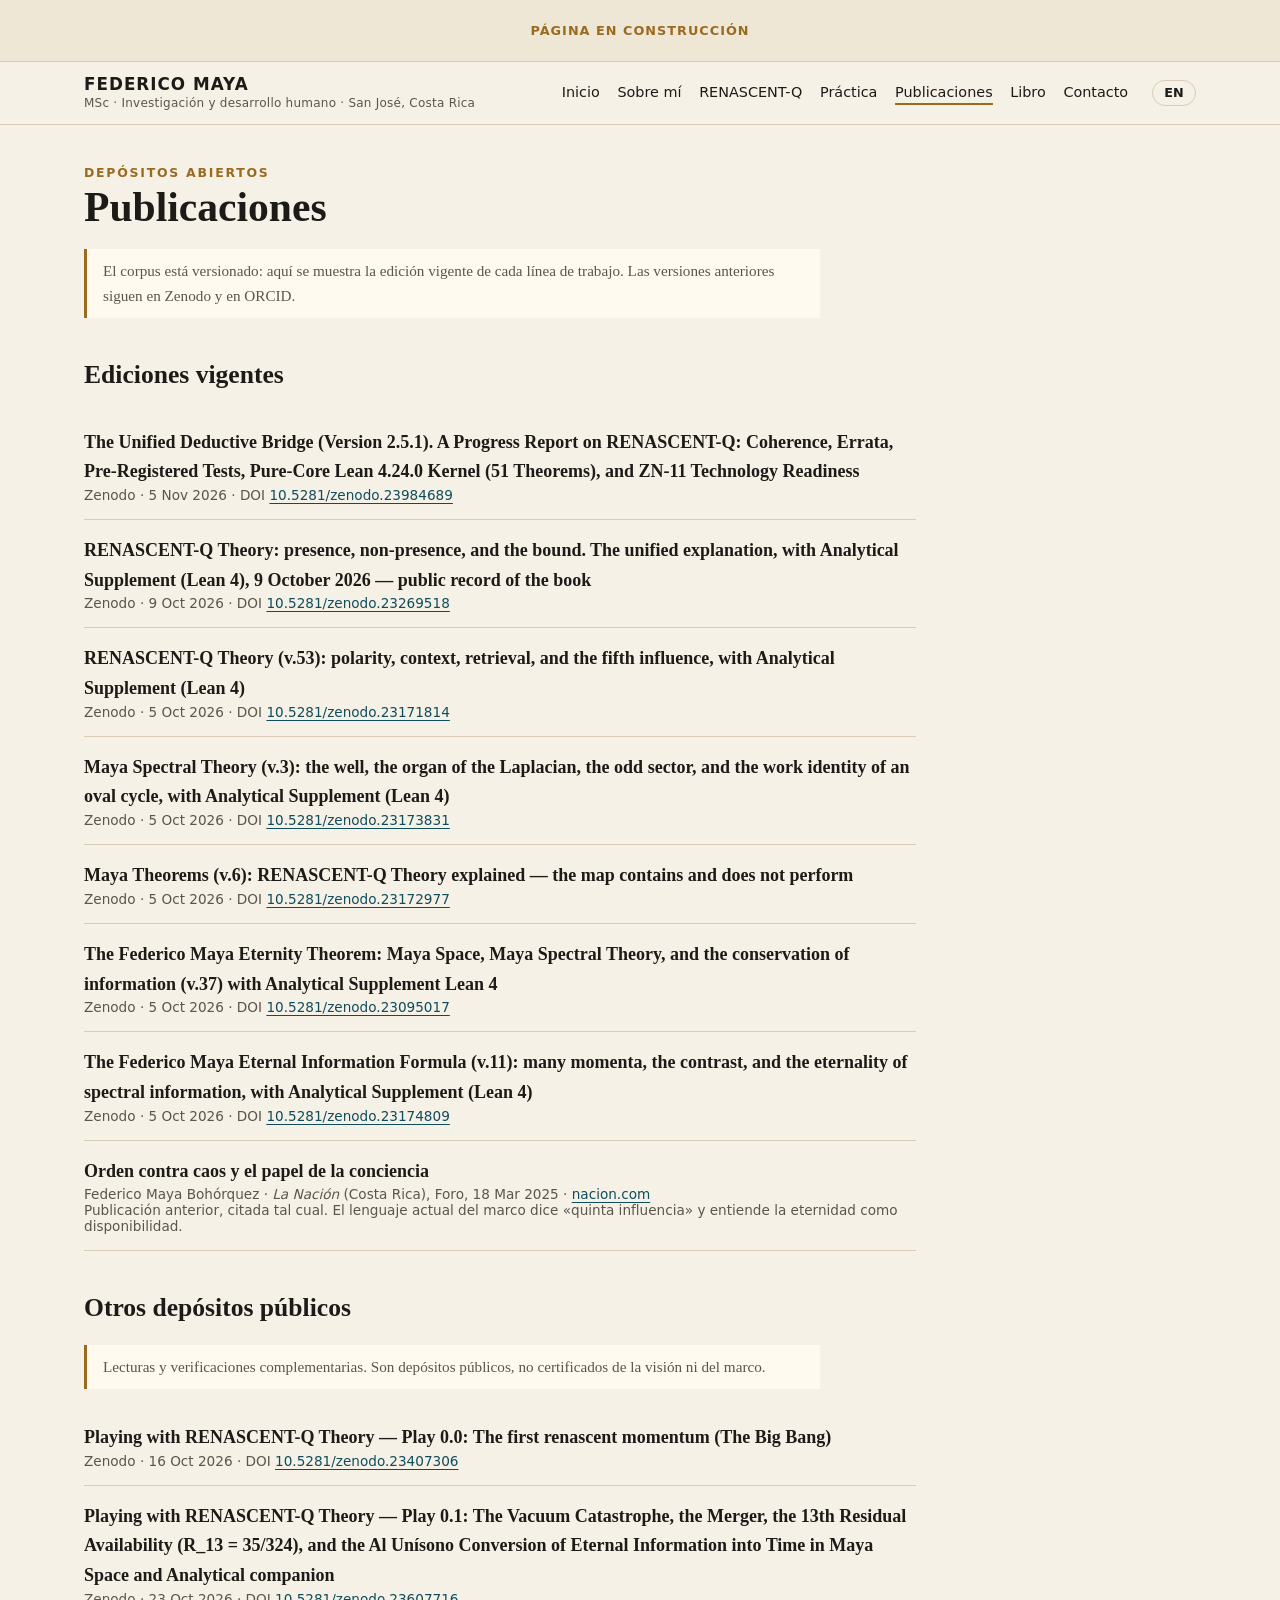
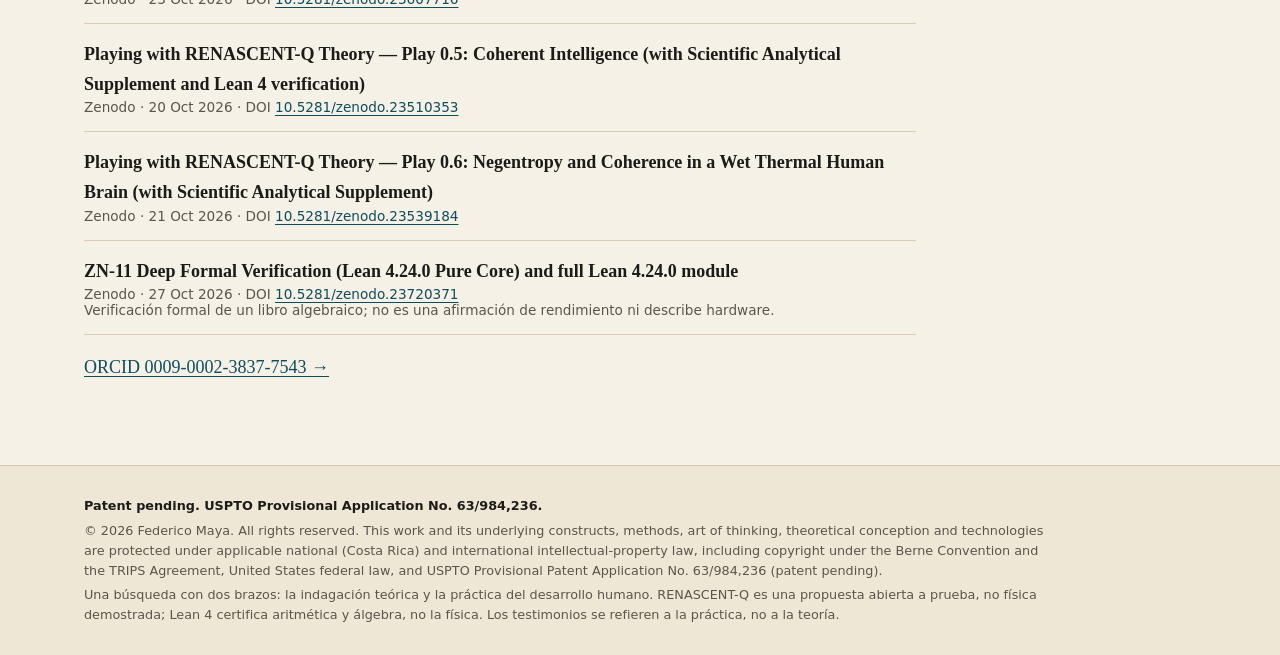
<file: publications.html>
<!doctype html>
<html lang="es" data-lang="es">
<head><meta charset="utf-8"><meta name="viewport" content="width=device-width,initial-scale=1">
<title>Publications · Federico Maya</title>
<meta name="description" content="Federico Maya, MSc — a permanent search for understanding of the universe, consciousness, negentropy, eternity (no-time), spacetime and resonant intelligence; human development and resonant leadership. San José, Costa Rica.">
<link rel="stylesheet" href="assets/style.css"><script src="assets/site.js" defer></script></head>
<body><a class="skip" href="#main">Skip</a>
<div class="wip-banner"><p><a href="index.html#en-construccion"><span class="l-es" lang="es">Página en construcción</span><span class="l-en" lang="en">Site under construction</span></a></p></div>
<header class="site"><div class="bar"><a class="brand" href="index.html">Federico Maya<small>MSc · <span class="l-es" lang="es">Investigación y desarrollo humano</span><span class="l-en" lang="en">Inquiry and human development</span> · San José, Costa Rica</small></a>
<nav class="main" aria-label="main"><a href="index.html"><span class="l-es" lang="es">Inicio</span><span class="l-en" lang="en">Home</span></a><a href="about.html"><span class="l-es" lang="es">Sobre mí</span><span class="l-en" lang="en">About</span></a><a href="renascent-q.html"><span class="l-es" lang="es">RENASCENT-Q</span><span class="l-en" lang="en">RENASCENT-Q</span></a><a href="practice.html"><span class="l-es" lang="es">Práctica</span><span class="l-en" lang="en">Practice</span></a><a href="publications.html" aria-current="page"><span class="l-es" lang="es">Publicaciones</span><span class="l-en" lang="en">Publications</span></a><a href="book/index.html"><span class="l-es" lang="es">Libro</span><span class="l-en" lang="en">Book</span></a><a href="contact.html"><span class="l-es" lang="es">Contacto</span><span class="l-en" lang="en">Contact</span></a></nav><button class="lang" type="button">EN</button></div></header>
<main id="main"><div class="kicker"><span class="l-es" lang="es">Depósitos abiertos</span><span class="l-en" lang="en">Open deposits</span></div><h1><span class="l-es" lang="es">Publicaciones</span><span class="l-en" lang="en">Publications</span></h1>
<p class="note"><span class="l-es" lang="es">El corpus está versionado: aquí se muestra la edición vigente de cada línea de trabajo. Las versiones anteriores siguen en Zenodo y en ORCID.</span><span class="l-en" lang="en">The corpus is versioned: this page shows the current edition of each line of work. Earlier versions remain on Zenodo and ORCID.</span></p>
<h2><span class="l-es" lang="es">Ediciones vigentes</span><span class="l-en" lang="en">Current editions</span></h2><ul class="pubs"><li><div class="t">The Unified Deductive Bridge (Version 2.5.1). A Progress Report on RENASCENT-Q: Coherence, Errata, Pre-Registered Tests, Pure-Core Lean 4.24.0 Kernel (51 Theorems), and ZN-11 Technology Readiness</div><div class="m">Zenodo · 5 Nov 2026 · DOI <a href="https://doi.org/10.5281/zenodo.23984689">10.5281/zenodo.23984689</a></div></li><li><div class="t">RENASCENT-Q Theory: presence, non-presence, and the bound. The unified explanation, with Analytical Supplement (Lean 4), 9 October 2026 — public record of the book</div><div class="m">Zenodo · 9 Oct 2026 · DOI <a href="https://doi.org/10.5281/zenodo.23269518">10.5281/zenodo.23269518</a></div></li><li><div class="t">RENASCENT-Q Theory (v.53): polarity, context, retrieval, and the fifth influence, with Analytical Supplement (Lean 4)</div><div class="m">Zenodo · 5 Oct 2026 · DOI <a href="https://doi.org/10.5281/zenodo.23171814">10.5281/zenodo.23171814</a></div></li><li><div class="t">Maya Spectral Theory (v.3): the well, the organ of the Laplacian, the odd sector, and the work identity of an oval cycle, with Analytical Supplement (Lean 4)</div><div class="m">Zenodo · 5 Oct 2026 · DOI <a href="https://doi.org/10.5281/zenodo.23173831">10.5281/zenodo.23173831</a></div></li><li><div class="t">Maya Theorems (v.6): RENASCENT-Q Theory explained — the map contains and does not perform</div><div class="m">Zenodo · 5 Oct 2026 · DOI <a href="https://doi.org/10.5281/zenodo.23172977">10.5281/zenodo.23172977</a></div></li><li><div class="t">The Federico Maya Eternity Theorem: Maya Space, Maya Spectral Theory, and the conservation of information (v.37) with Analytical Supplement Lean 4</div><div class="m">Zenodo · 5 Oct 2026 · DOI <a href="https://doi.org/10.5281/zenodo.23095017">10.5281/zenodo.23095017</a></div></li><li><div class="t">The Federico Maya Eternal Information Formula (v.11): many momenta, the contrast, and the eternality of spectral information, with Analytical Supplement (Lean 4)</div><div class="m">Zenodo · 5 Oct 2026 · DOI <a href="https://doi.org/10.5281/zenodo.23174809">10.5281/zenodo.23174809</a></div></li><li><div class="t">Orden contra caos y el papel de la conciencia</div><div class="m">Federico Maya Bohórquez · <em>La Nación</em> (Costa Rica), Foro, 18 Mar 2025 · <a href="https://www.nacion.com/opinion/foros/la-conciencia-es-la-negentropia-creando-orden/DYVCVHD3NRACRFGUMUGPRQ3JO4/story/">nacion.com</a></div><div class="m"><span class="l-es" lang="es">Publicación anterior, citada tal cual. El lenguaje actual del marco dice «quinta influencia» y entiende la eternidad como disponibilidad.</span><span class="l-en" lang="en">Earlier publication, cited as is. The framework’s current language says “fifth influence” and understands eternity as availability.</span></div></li></ul>
<h2><span class="l-es" lang="es">Otros depósitos públicos</span><span class="l-en" lang="en">Additional public deposits</span></h2>
<p class="note"><span class="l-es" lang="es">Lecturas y verificaciones complementarias. Son depósitos públicos, no certificados de la visión ni del marco.</span><span class="l-en" lang="en">Complementary readings and verifications. They are public deposits, not certificates of the vision or of the framework.</span></p>
<ul class="pubs"><li><div class="t">Playing with RENASCENT-Q Theory — Play 0.0: The first renascent momentum (The Big Bang)</div><div class="m">Zenodo · 16 Oct 2026 · DOI <a href="https://doi.org/10.5281/zenodo.23407306">10.5281/zenodo.23407306</a></div></li><li><div class="t">Playing with RENASCENT-Q Theory — Play 0.1: The Vacuum Catastrophe, the Merger, the 13th Residual Availability (R_13 = 35/324), and the Al Unísono Conversion of Eternal Information into Time in Maya Space and Analytical companion</div><div class="m">Zenodo · 23 Oct 2026 · DOI <a href="https://doi.org/10.5281/zenodo.23607716">10.5281/zenodo.23607716</a></div></li><li><div class="t">Playing with RENASCENT-Q Theory — Play 0.5: Coherent Intelligence (with Scientific Analytical Supplement and Lean 4 verification)</div><div class="m">Zenodo · 20 Oct 2026 · DOI <a href="https://doi.org/10.5281/zenodo.23510353">10.5281/zenodo.23510353</a></div></li><li><div class="t">Playing with RENASCENT-Q Theory — Play 0.6: Negentropy and Coherence in a Wet Thermal Human Brain (with Scientific Analytical Supplement)</div><div class="m">Zenodo · 21 Oct 2026 · DOI <a href="https://doi.org/10.5281/zenodo.23539184">10.5281/zenodo.23539184</a></div></li><li><div class="t">ZN-11 Deep Formal Verification (Lean 4.24.0 Pure Core) and full Lean 4.24.0 module</div><div class="m">Zenodo · 27 Oct 2026 · DOI <a href="https://doi.org/10.5281/zenodo.23720371">10.5281/zenodo.23720371</a></div><div class="m"><span class="l-es" lang="es">Verificación formal de un libro algebraico; no es una afirmación de rendimiento ni describe hardware.</span><span class="l-en" lang="en">Formal verification of an algebraic ledger; not a performance claim and no hardware description.</span></div></li></ul>
<p><a href="https://orcid.org/0009-0002-3837-7543">ORCID 0009-0002-3837-7543 →</a></p></main>
<footer class="site"><div class="bar"><p class="pn">Patent pending. USPTO Provisional Application No. 63/984,236.</p><p>© 2026 Federico Maya. All rights reserved. This work and its underlying constructs, methods, art of thinking, theoretical conception and technologies are protected under applicable national (Costa Rica) and international intellectual-property law, including copyright under the Berne Convention and the TRIPS Agreement, United States federal law, and USPTO Provisional Patent Application No. 63/984,236 (patent pending).</p><p><span class="l-es" lang="es">Una búsqueda con dos brazos: la indagación teórica y la práctica del desarrollo humano. RENASCENT-Q es una propuesta abierta a prueba, no física demostrada; Lean 4 certifica aritmética y álgebra, no la física. Los testimonios se refieren a la práctica, no a la teoría.</span><span class="l-en" lang="en">One search with two arms: theoretical inquiry and the practice of human development. RENASCENT-Q is a proposal open to test, not demonstrated physics; Lean 4 certifies arithmetic and algebra, not the physics. Testimonials refer to the practice, not to the theory.</span></p></div></footer></body></html>
</file>
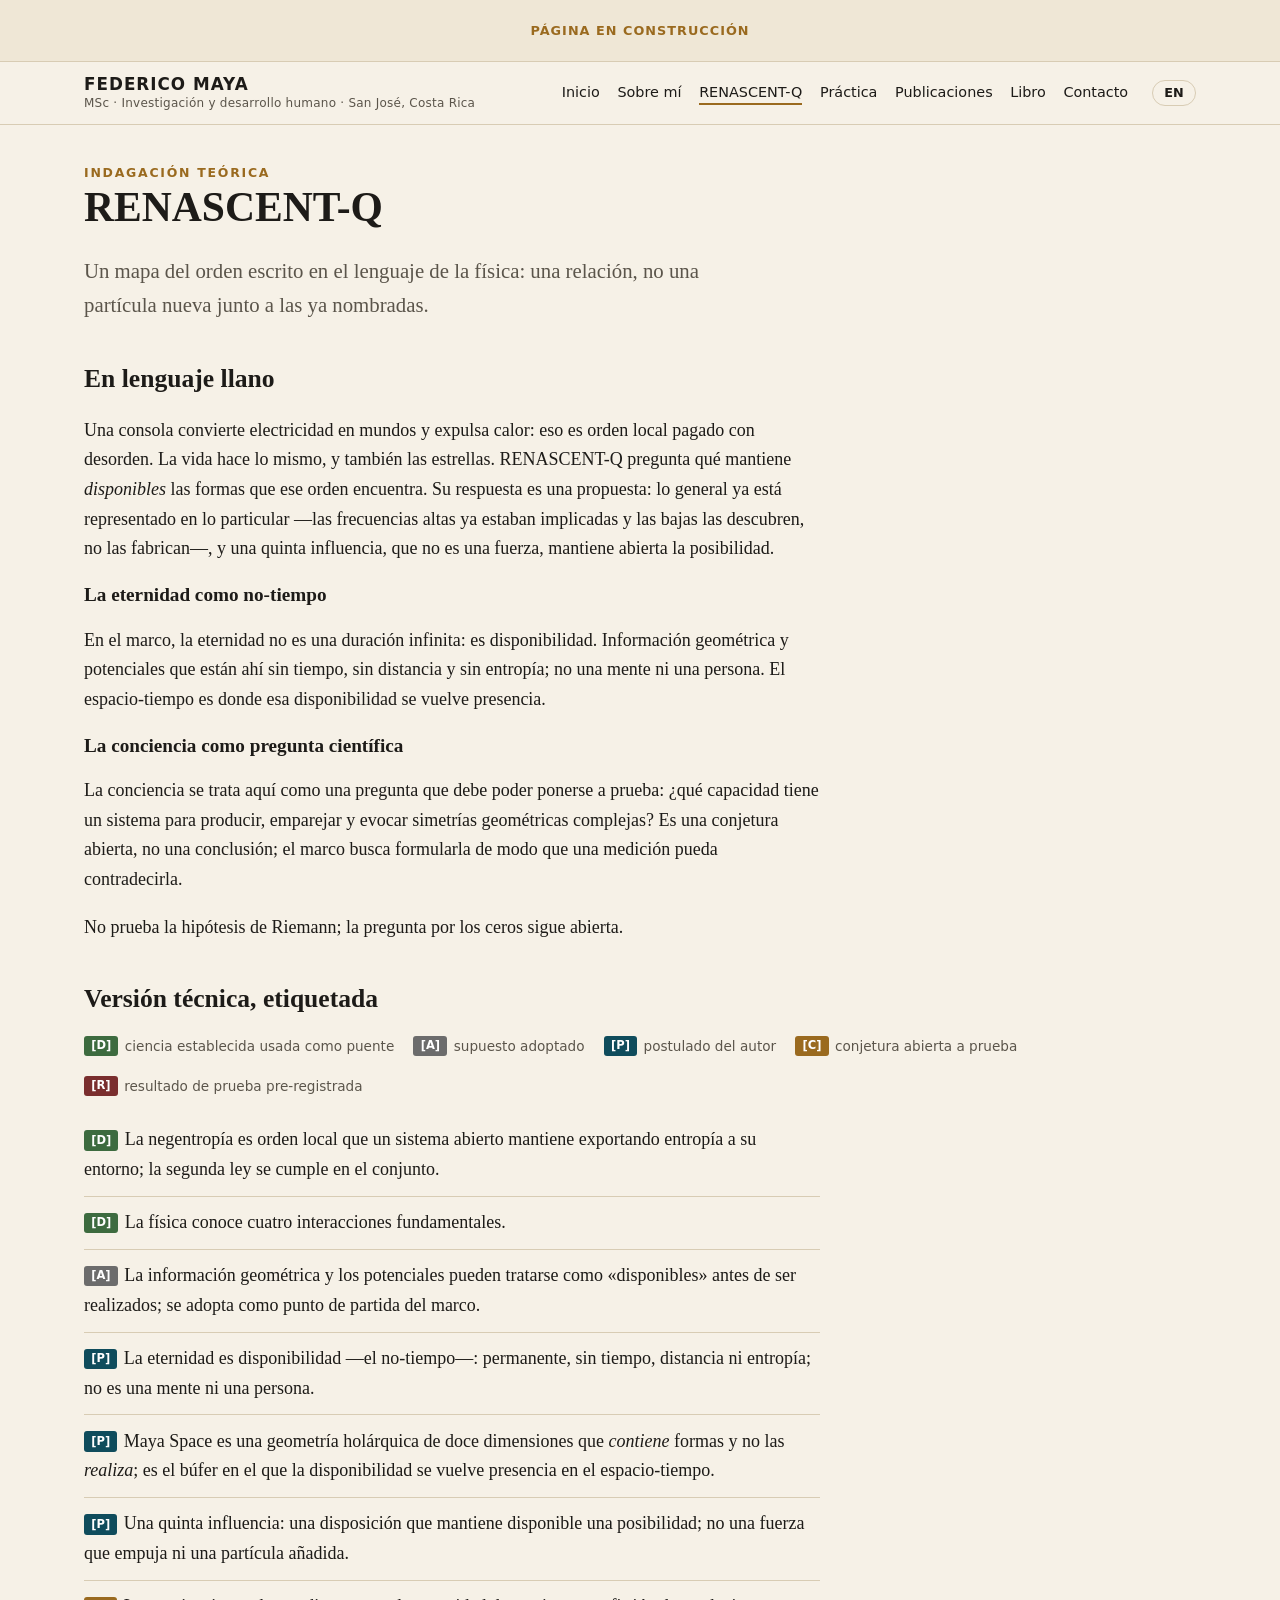
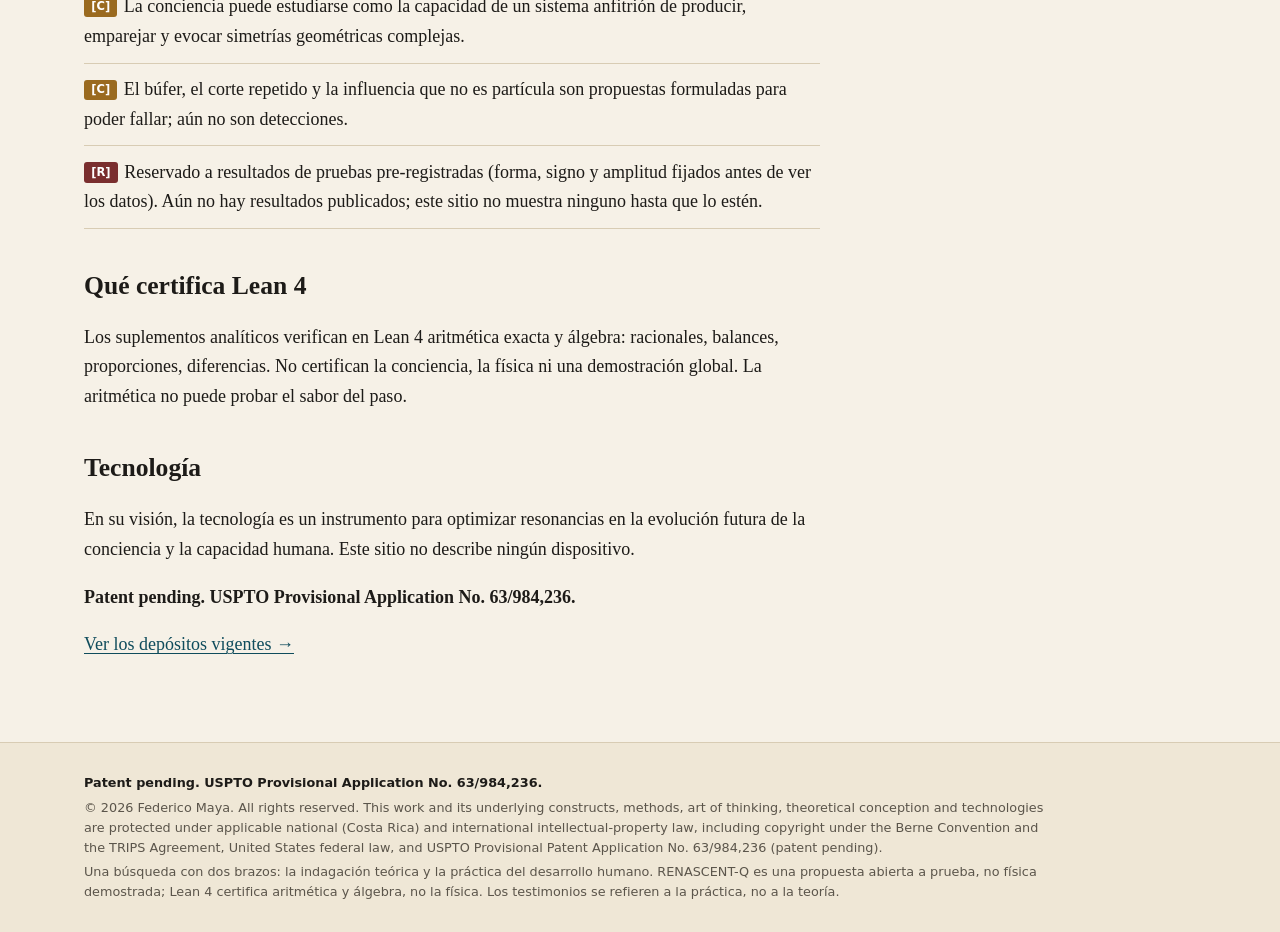
<file: renascent-q.html>
<!doctype html>
<html lang="es" data-lang="es">
<head><meta charset="utf-8"><meta name="viewport" content="width=device-width,initial-scale=1">
<title>RENASCENT-Q · Federico Maya</title>
<meta name="description" content="Federico Maya, MSc — a permanent search for understanding of the universe, consciousness, negentropy, eternity (no-time), spacetime and resonant intelligence; human development and resonant leadership. San José, Costa Rica.">
<link rel="stylesheet" href="assets/style.css"><script src="assets/site.js" defer></script></head>
<body><a class="skip" href="#main">Skip</a>
<div class="wip-banner"><p><a href="index.html#en-construccion"><span class="l-es" lang="es">Página en construcción</span><span class="l-en" lang="en">Site under construction</span></a></p></div>
<header class="site"><div class="bar"><a class="brand" href="index.html">Federico Maya<small>MSc · <span class="l-es" lang="es">Investigación y desarrollo humano</span><span class="l-en" lang="en">Inquiry and human development</span> · San José, Costa Rica</small></a>
<nav class="main" aria-label="main"><a href="index.html"><span class="l-es" lang="es">Inicio</span><span class="l-en" lang="en">Home</span></a><a href="about.html"><span class="l-es" lang="es">Sobre mí</span><span class="l-en" lang="en">About</span></a><a href="renascent-q.html" aria-current="page"><span class="l-es" lang="es">RENASCENT-Q</span><span class="l-en" lang="en">RENASCENT-Q</span></a><a href="practice.html"><span class="l-es" lang="es">Práctica</span><span class="l-en" lang="en">Practice</span></a><a href="publications.html"><span class="l-es" lang="es">Publicaciones</span><span class="l-en" lang="en">Publications</span></a><a href="book/index.html"><span class="l-es" lang="es">Libro</span><span class="l-en" lang="en">Book</span></a><a href="contact.html"><span class="l-es" lang="es">Contacto</span><span class="l-en" lang="en">Contact</span></a></nav><button class="lang" type="button">EN</button></div></header>
<main id="main"><div class="kicker"><span class="l-es" lang="es">Indagación teórica</span><span class="l-en" lang="en">Theoretical inquiry</span></div><h1>RENASCENT-Q</h1>
<p class="lede"><span class="l-es" lang="es">Un mapa del orden escrito en el lenguaje de la física: una relación, no una partícula nueva junto a las ya nombradas.</span><span class="l-en" lang="en">A map of order written in the language of physics: a relation, not a new particle set beside the ones already named.</span></p>
<h2><span class="l-es" lang="es">En lenguaje llano</span><span class="l-en" lang="en">In plain language</span></h2>
<div class="prose"><p><span class="l-es" lang="es">Una consola convierte electricidad en mundos y expulsa calor: eso es orden local pagado con desorden. La vida hace lo mismo, y también las estrellas. RENASCENT-Q pregunta qué mantiene <em>disponibles</em> las formas que ese orden encuentra. Su respuesta es una propuesta: lo general ya está representado en lo particular —las frecuencias altas ya estaban implicadas y las bajas las descubren, no las fabrican—, y una quinta influencia, que no es una fuerza, mantiene abierta la posibilidad.</span><span class="l-en" lang="en">A game console turns electricity into worlds and throws off heat: local order paid for with disorder. Life does the same, and so do stars. RENASCENT-Q asks what keeps <em>available</em> the forms that such order finds. Its answer is a proposal: the general is already represented in the particular —the high frequencies were already implicated, and the lows discover them rather than make them— and a fifth influence, which is not a force, keeps the possibility open.</span></p>
<h3><span class="l-es" lang="es">La eternidad como no-tiempo</span><span class="l-en" lang="en">Eternity as no-time</span></h3>
<p><span class="l-es" lang="es">En el marco, la eternidad no es una duración infinita: es disponibilidad. Información geométrica y potenciales que están ahí sin tiempo, sin distancia y sin entropía; no una mente ni una persona. El espacio-tiempo es donde esa disponibilidad se vuelve presencia.</span><span class="l-en" lang="en">In the framework, eternity is not an endless duration: it is availability. Geometric information and potentials that are there without time, without distance and without entropy; not a mind or a person. Spacetime is where that availability becomes presence.</span></p>
<h3><span class="l-es" lang="es">La conciencia como pregunta científica</span><span class="l-en" lang="en">Consciousness as a scientific question</span></h3>
<p><span class="l-es" lang="es">La conciencia se trata aquí como una pregunta que debe poder ponerse a prueba: ¿qué capacidad tiene un sistema para producir, emparejar y evocar simetrías geométricas complejas? Es una conjetura abierta, no una conclusión; el marco busca formularla de modo que una medición pueda contradecirla.</span><span class="l-en" lang="en">Consciousness is treated here as a question that must be testable: what capacity does a system have to produce, pair and evoke complex geometric symmetries? It is an open conjecture, not a conclusion; the framework seeks to state it so that a measurement could contradict it.</span></p>
<p><span class="l-es" lang="es">No prueba la hipótesis de Riemann; la pregunta por los ceros sigue abierta.</span><span class="l-en" lang="en">It does not prove the Riemann Hypothesis; the question of the zeros stays open.</span></p></div>
<h2><span class="l-es" lang="es">Versión técnica, etiquetada</span><span class="l-en" lang="en">Technical version, tagged</span></h2>
<div class="legend"><span><span class="tag D">[D]</span><span class="l-es" lang="es">ciencia establecida usada como puente</span><span class="l-en" lang="en">established science used as a bridge</span></span><span><span class="tag A">[A]</span><span class="l-es" lang="es">supuesto adoptado</span><span class="l-en" lang="en">adopted assumption</span></span><span><span class="tag P">[P]</span><span class="l-es" lang="es">postulado del autor</span><span class="l-en" lang="en">author’s postulate</span></span><span><span class="tag C">[C]</span><span class="l-es" lang="es">conjetura abierta a prueba</span><span class="l-en" lang="en">conjecture open to test</span></span><span><span class="tag R">[R]</span><span class="l-es" lang="es">resultado de prueba pre-registrada</span><span class="l-en" lang="en">pre-registered test result</span></span></div>
<ul class="claims"><li><span class="tag D">[D]</span><span class="l-es" lang="es">La negentropía es orden local que un sistema abierto mantiene exportando entropía a su entorno; la segunda ley se cumple en el conjunto.</span><span class="l-en" lang="en">Negentropy is local order an open system maintains by exporting entropy to its surroundings; the second law holds for the whole.</span></li><li><span class="tag D">[D]</span><span class="l-es" lang="es">La física conoce cuatro interacciones fundamentales.</span><span class="l-en" lang="en">Physics knows four fundamental interactions.</span></li><li><span class="tag A">[A]</span><span class="l-es" lang="es">La información geométrica y los potenciales pueden tratarse como «disponibles» antes de ser realizados; se adopta como punto de partida del marco.</span><span class="l-en" lang="en">Geometric information and potentials can be treated as “available” before they are realized; adopted as the framework’s starting point.</span></li><li><span class="tag P">[P]</span><span class="l-es" lang="es">La eternidad es disponibilidad —el no-tiempo—: permanente, sin tiempo, distancia ni entropía; no es una mente ni una persona.</span><span class="l-en" lang="en">Eternity is availability —no-time—: permanent, without time, distance or entropy; not a mind or a person.</span></li><li><span class="tag P">[P]</span><span class="l-es" lang="es">Maya Space es una geometría holárquica de doce dimensiones que <em>contiene</em> formas y no las <em>realiza</em>; es el búfer en el que la disponibilidad se vuelve presencia en el espacio-tiempo.</span><span class="l-en" lang="en">Maya Space is a twelve-dimensional holoarchic geometry that <em>contains</em> forms and does not <em>perform</em> them; it is the buffer in which availability becomes presence in spacetime.</span></li><li><span class="tag P">[P]</span><span class="l-es" lang="es">Una quinta influencia: una disposición que mantiene disponible una posibilidad; no una fuerza que empuja ni una partícula añadida.</span><span class="l-en" lang="en">A fifth influence: a disposition that keeps a possibility available; not a force that pushes and not an added particle.</span></li><li><span class="tag C">[C]</span><span class="l-es" lang="es">La conciencia puede estudiarse como la capacidad de un sistema anfitrión de producir, emparejar y evocar simetrías geométricas complejas.</span><span class="l-en" lang="en">Consciousness can be studied as a host system’s capacity to produce, pair and evoke complex geometric symmetries.</span></li><li><span class="tag C">[C]</span><span class="l-es" lang="es">El búfer, el corte repetido y la influencia que no es partícula son propuestas formuladas para poder fallar; aún no son detecciones.</span><span class="l-en" lang="en">The buffer, the repeated cut, and the influence that is not a particle are proposals stated so they can fail; they are not yet detections.</span></li><li><span class="tag R">[R]</span><span class="l-es" lang="es">Reservado a resultados de pruebas pre-registradas (forma, signo y amplitud fijados antes de ver los datos). Aún no hay resultados publicados; este sitio no muestra ninguno hasta que lo estén.</span><span class="l-en" lang="en">Reserved for results of pre-registered tests (form, sign and amplitude fixed before seeing the data). No results are published yet; this site shows none until they are.</span></li></ul>
<h2><span class="l-es" lang="es">Qué certifica Lean 4</span><span class="l-en" lang="en">What Lean 4 certifies</span></h2>
<div class="prose"><p><span class="l-es" lang="es">Los suplementos analíticos verifican en Lean 4 aritmética exacta y álgebra: racionales, balances, proporciones, diferencias. No certifican la conciencia, la física ni una demostración global. La aritmética no puede probar el sabor del paso.</span><span class="l-en" lang="en">The analytical supplements verify exact arithmetic and algebra in Lean 4: rationals, balances, proportions, differences. They do not certify consciousness, the physics, or a global proof. Arithmetic cannot prove the taste of the step.</span></p>
<h2><span class="l-es" lang="es">Tecnología</span><span class="l-en" lang="en">Technology</span></h2>
<p><span class="l-es" lang="es">En su visión, la tecnología es un instrumento para optimizar resonancias en la evolución futura de la conciencia y la capacidad humana. Este sitio no describe ningún dispositivo.</span><span class="l-en" lang="en">In his vision, technology is an instrument for optimizing resonances in the future evolution of consciousness and human capacity. This site describes no device.</span></p>
<p class="pn">Patent pending. USPTO Provisional Application No. 63/984,236.</p>
<p><a href="publications.html"><span class="l-es" lang="es">Ver los depósitos vigentes →</span><span class="l-en" lang="en">See the current deposits →</span></a></p></div></main>
<footer class="site"><div class="bar"><p class="pn">Patent pending. USPTO Provisional Application No. 63/984,236.</p><p>© 2026 Federico Maya. All rights reserved. This work and its underlying constructs, methods, art of thinking, theoretical conception and technologies are protected under applicable national (Costa Rica) and international intellectual-property law, including copyright under the Berne Convention and the TRIPS Agreement, United States federal law, and USPTO Provisional Patent Application No. 63/984,236 (patent pending).</p><p><span class="l-es" lang="es">Una búsqueda con dos brazos: la indagación teórica y la práctica del desarrollo humano. RENASCENT-Q es una propuesta abierta a prueba, no física demostrada; Lean 4 certifica aritmética y álgebra, no la física. Los testimonios se refieren a la práctica, no a la teoría.</span><span class="l-en" lang="en">One search with two arms: theoretical inquiry and the practice of human development. RENASCENT-Q is a proposal open to test, not demonstrated physics; Lean 4 certifies arithmetic and algebra, not the physics. Testimonials refer to the practice, not to the theory.</span></p></div></footer></body></html>
</file>
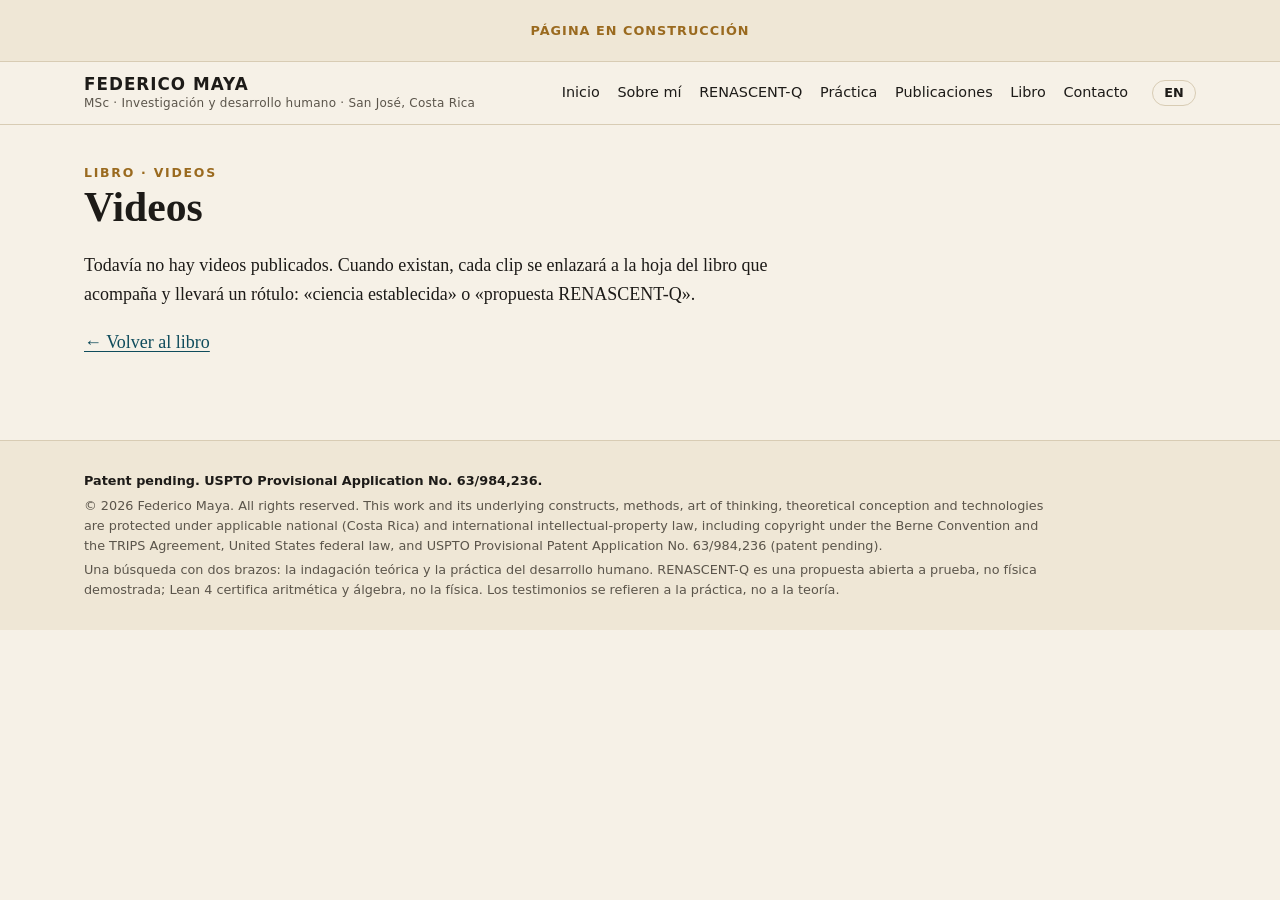
<file: videos.html>
<!doctype html>
<html lang="es" data-lang="es">
<head><meta charset="utf-8"><meta name="viewport" content="width=device-width,initial-scale=1">
<title>Videos · Federico Maya</title>
<meta name="description" content="Federico Maya, MSc — a permanent search for understanding of the universe, consciousness, negentropy, eternity (no-time), spacetime and resonant intelligence; human development and resonant leadership. San José, Costa Rica.">
<link rel="stylesheet" href="assets/style.css"><script src="assets/site.js" defer></script></head>
<body><a class="skip" href="#main">Skip</a>
<div class="wip-banner"><p><a href="index.html#en-construccion"><span class="l-es" lang="es">Página en construcción</span><span class="l-en" lang="en">Site under construction</span></a></p></div>
<header class="site"><div class="bar"><a class="brand" href="index.html">Federico Maya<small>MSc · <span class="l-es" lang="es">Investigación y desarrollo humano</span><span class="l-en" lang="en">Inquiry and human development</span> · San José, Costa Rica</small></a>
<nav class="main" aria-label="main"><a href="index.html"><span class="l-es" lang="es">Inicio</span><span class="l-en" lang="en">Home</span></a><a href="about.html"><span class="l-es" lang="es">Sobre mí</span><span class="l-en" lang="en">About</span></a><a href="renascent-q.html"><span class="l-es" lang="es">RENASCENT-Q</span><span class="l-en" lang="en">RENASCENT-Q</span></a><a href="practice.html"><span class="l-es" lang="es">Práctica</span><span class="l-en" lang="en">Practice</span></a><a href="publications.html"><span class="l-es" lang="es">Publicaciones</span><span class="l-en" lang="en">Publications</span></a><a href="book/index.html"><span class="l-es" lang="es">Libro</span><span class="l-en" lang="en">Book</span></a><a href="contact.html"><span class="l-es" lang="es">Contacto</span><span class="l-en" lang="en">Contact</span></a></nav><button class="lang" type="button">EN</button></div></header>
<main id="main"><div class="kicker"><span class="l-es" lang="es">Libro · Videos</span><span class="l-en" lang="en">Book · Videos</span></div><h1><span class="l-es" lang="es">Videos</span><span class="l-en" lang="en">Videos</span></h1>
<div class="prose"><p><span class="l-es" lang="es">Todavía no hay videos publicados. Cuando existan, cada clip se enlazará a la hoja del libro que acompaña y llevará un rótulo: «ciencia establecida» o «propuesta RENASCENT-Q».</span><span class="l-en" lang="en">No videos have been published yet. When they exist, each clip will link to the book leaf it accompanies and carry a label: “established science” or “RENASCENT-Q proposal”.</span></p>
<p><a href="book/index.html"><span class="l-es" lang="es">← Volver al libro</span><span class="l-en" lang="en">← Back to the book</span></a></p></div></main>
<footer class="site"><div class="bar"><p class="pn">Patent pending. USPTO Provisional Application No. 63/984,236.</p><p>© 2026 Federico Maya. All rights reserved. This work and its underlying constructs, methods, art of thinking, theoretical conception and technologies are protected under applicable national (Costa Rica) and international intellectual-property law, including copyright under the Berne Convention and the TRIPS Agreement, United States federal law, and USPTO Provisional Patent Application No. 63/984,236 (patent pending).</p><p><span class="l-es" lang="es">Una búsqueda con dos brazos: la indagación teórica y la práctica del desarrollo humano. RENASCENT-Q es una propuesta abierta a prueba, no física demostrada; Lean 4 certifica aritmética y álgebra, no la física. Los testimonios se refieren a la práctica, no a la teoría.</span><span class="l-en" lang="en">One search with two arms: theoretical inquiry and the practice of human development. RENASCENT-Q is a proposal open to test, not demonstrated physics; Lean 4 certifies arithmetic and algebra, not the physics. Testimonials refer to the practice, not to the theory.</span></p></div></footer></body></html>
</file>
<file: assets/style.css>
:root{--paper:#f6f1e7;--paper2:#efe7d6;--ink:#1d1b18;--soft:#5b554b;--rule:#d8ccb4;--accent:#0f4c5c;--accent2:#9a6a1f;--door:#6b4e8a;--max:46rem;
--serif:"Iowan Old Style","Palatino Linotype",Palatino,"Book Antiqua",Georgia,serif;--sans:system-ui,-apple-system,"Segoe UI",Roboto,"Helvetica Neue",Arial,sans-serif}
*{box-sizing:border-box}html{background:var(--paper);color:var(--ink)}
body{margin:0;font:18px/1.65 var(--serif)}
a{color:var(--accent);text-underline-offset:3px}a:hover{color:var(--accent2)}
html[data-lang="es"] .l-en,html[data-lang="en"] .l-es{display:none!important}
.skip{position:absolute;left:-999px}.skip:focus{left:1rem;top:1rem;background:#fff;padding:.5rem}
header.site{border-bottom:1px solid var(--rule);background:var(--paper)}
.bar{max-width:72rem;margin:0 auto;padding:.9rem 1.25rem;display:flex;gap:1.5rem;align-items:center;flex-wrap:wrap}
.brand{font:600 1.05rem/1 var(--sans);letter-spacing:.06em;text-transform:uppercase;color:var(--ink);text-decoration:none}
.brand small{display:block;font-weight:400;letter-spacing:.02em;text-transform:none;color:var(--soft);margin-top:.25rem;font-size:.75rem}
nav.main{display:flex;gap:1.1rem;flex-wrap:wrap;font:500 .9rem var(--sans);margin-left:auto}
nav.main a{color:var(--ink);text-decoration:none;padding:.2rem 0;border-bottom:2px solid transparent}
nav.main a[aria-current="page"],nav.main a:hover{border-color:var(--accent2)}
.lang{font:600 .8rem var(--sans);border:1px solid var(--rule);background:transparent;border-radius:2rem;padding:.3rem .7rem;cursor:pointer;color:var(--ink)}
main{max-width:72rem;margin:0 auto;padding:2.5rem 1.25rem 4rem}
.prose{max-width:var(--max)}
h1,h2,h3{font-family:var(--serif);font-weight:600;line-height:1.2}
h1{font-size:2.6rem;margin:.2rem 0 1rem}h2{font-size:1.6rem;margin-top:2.6rem}h3{font-size:1.2rem}
.kicker{font:600 .78rem var(--sans);letter-spacing:.14em;text-transform:uppercase;color:var(--accent2)}
.lede{font-size:1.3rem;color:var(--soft);max-width:40rem}
.hero{display:grid;grid-template-columns:1.3fr 1fr;gap:3rem;align-items:center;padding:2rem 0 3rem;border-bottom:1px solid var(--rule)}
.hero h1{font-size:3.4rem;margin-bottom:.3rem}.hero .title{font:500 1rem var(--sans);color:var(--soft)}
.motto{font-size:1.6rem;font-style:italic;margin:1.5rem 0}
.orb{aspect-ratio:1;border-radius:50%;background:radial-gradient(circle at 35% 35%,#fff8 0,#fff0 40%),radial-gradient(circle at 50% 50%,#0f4c5c 0,#0f4c5c 18%,#2a6f7c 36%,#d9c9a6 62%,var(--paper) 72%);position:relative;width:100%;max-width:22rem;margin-left:auto}
.orb::after{content:"";position:absolute;inset:14%;border:1px dashed #f6f1e7aa;border-radius:50%}
.doors{display:grid;grid-template-columns:repeat(3,1fr);gap:1.2rem;margin:2.5rem 0}
.card{background:var(--paper2);border:1px solid var(--rule);border-radius:6px;padding:1.4rem 1.4rem 1.2rem;text-decoration:none;color:var(--ink);display:block}
a.card:hover{border-color:var(--accent);transform:translateY(-2px);transition:.15s}
.card h3{margin:.3rem 0 .4rem}.card p{margin:0;color:var(--soft);font-size:1rem}
.note{border-left:3px solid var(--accent2);padding:.6rem 1rem;background:#fffaf0;font-size:.95rem;color:var(--soft);max-width:var(--max)}
.tag{display:inline-block;font:700 .72rem/1 var(--sans);padding:.28rem .45rem;border-radius:3px;margin-right:.4rem;vertical-align:.15em;color:#fff}
.tag.D{background:#3d6b3f}.tag.A{background:#6c6c6c}.tag.P{background:#0f4c5c}.tag.C{background:#9a6a1f}.tag.R{background:#7a2e2e}
ul.claims{list-style:none;padding:0;max-width:var(--max)}ul.claims li{padding:.7rem 0;border-bottom:1px solid var(--rule)}
.pubs{list-style:none;padding:0;max-width:52rem}.pubs li{padding:1rem 0;border-bottom:1px solid var(--rule)}
.pubs .t{font-weight:600}.pubs .m{font:400 .85rem var(--sans);color:var(--soft)}
blockquote{margin:1rem 0;padding:1rem 1.2rem;background:var(--paper2);border-radius:6px;font-style:italic}
blockquote footer{font:normal .85rem var(--sans);color:var(--soft);margin-top:.5rem}
.two{display:grid;grid-template-columns:1fr 1fr;gap:2rem}
dl.ids{display:grid;grid-template-columns:9rem 1fr;gap:.5rem 1rem;font-size:1rem}dl.ids dt{font:600 .85rem var(--sans);color:var(--soft);padding-top:.15rem}dl.ids dd{margin:0}
footer.site{border-top:1px solid var(--rule);background:var(--paper2);font:400 .8rem/1.55 var(--sans);color:var(--soft)}
footer.site .bar{display:block;padding:1.6rem 1.25rem}footer.site p{margin:.3rem 0;max-width:60rem}
.pn{font-weight:600;color:var(--ink)}
/* book */
.toc{list-style:none;padding:0;counter-reset:none;max-width:52rem}
.toc li{display:grid;grid-template-columns:3.2rem 1fr auto;gap:1rem;align-items:baseline;padding:.8rem 0;border-bottom:1px solid var(--rule)}
.toc .num{font:600 1.1rem var(--serif);color:var(--accent2)}.toc .st{font:500 .78rem var(--sans);color:var(--soft);text-transform:uppercase;letter-spacing:.08em}
.toc li.ahead{color:var(--soft)}
.legend{display:flex;gap:1.2rem;flex-wrap:wrap;font:400 .85rem var(--sans);color:var(--soft);margin:1rem 0}
.g{display:inline-block;width:.8rem;height:.8rem;border-radius:2px;vertical-align:-.05em;margin-right:.35rem}
.g.thm{background:#3d6b3f}.g.floor{background:#8a8172}.g.prop{background:#9a6a1f}.g.door{background:var(--door)}
.reader{display:grid;grid-template-columns:13rem 1fr;gap:2.5rem}
.leafnav{position:sticky;top:1rem;align-self:start;font:400 .8rem var(--sans);display:grid;grid-template-columns:repeat(5,1fr);gap:.3rem}
.leafnav a{display:block;text-align:center;padding:.35rem 0;border:1px solid var(--rule);border-radius:3px;text-decoration:none;color:var(--ink);background:var(--paper)}
.leafnav a.door{border-color:var(--door);color:var(--door);background:#f1ecf6}
.leafnav .lbl{grid-column:1/-1;font-weight:600;color:var(--soft);margin-bottom:.3rem}
article.leaf{max-width:var(--max);background:#fffdf8;border:1px solid var(--rule);border-radius:4px;padding:2.2rem 2.6rem 1.6rem;margin:0 0 1.6rem;box-shadow:0 1px 0 #0000000a;position:relative}
article.leaf .lno{font:600 .75rem var(--sans);letter-spacing:.14em;text-transform:uppercase;color:var(--accent2);margin-bottom:.8rem;display:flex;justify-content:space-between}
article.leaf p{margin:0 0 1rem;text-align:justify;hyphens:auto}
article.leaf p[data-grade]{padding-left:.9rem;margin-left:-1rem;border-left:3px solid transparent}
article.leaf p[data-grade="theorem"]{border-color:#3d6b3f}article.leaf p[data-grade="floor"]{border-color:#8a8172}article.leaf p[data-grade="proposal"]{border-color:#9a6a1f}
article.leaf.door{background:repeating-linear-gradient(135deg,#f6f2fa 0 12px,#f1ecf6 12px 24px);border:1px dashed var(--door);min-height:16rem;display:flex;flex-direction:column;justify-content:center;text-align:center;color:var(--door)}
article.leaf.door .lno{color:var(--door);justify-content:center;gap:1rem}
article.leaf.pending{color:var(--soft);font-style:italic;border-style:dashed}
.media{font:400 .8rem var(--sans);color:var(--soft);border-top:1px solid var(--rule);padding-top:.6rem;margin-top:1rem}
.pager{display:flex;justify-content:space-between;max-width:var(--max);font:500 .9rem var(--sans)}
@media (max-width:860px){.hero,.two,.reader{grid-template-columns:1fr}.doors{grid-template-columns:1fr}.orb{display:none}.leafnav{position:static;grid-template-columns:repeat(10,1fr)}h1,.hero h1{font-size:2.2rem}article.leaf{padding:1.4rem}}
@media print{header.site,footer.site,.leafnav,.lang{display:none}article.leaf{break-inside:avoid;box-shadow:none}}
/* v2.1: one search, two arms */
.orbwrap{position:relative;display:grid;place-items:center}
.orbwrap .orb{margin:0 auto}
.themes{list-style:none;padding:0;margin:1.4rem 0 0;display:flex;flex-wrap:wrap;gap:.45rem;justify-content:center;max-width:24rem}
.themes li{font:500 .8rem var(--sans);border:1px solid var(--rule);background:#fffaf0;border-radius:2rem;padding:.3rem .75rem;color:var(--accent)}
.arms{display:grid;grid-template-columns:1fr 1fr;gap:0;margin:2.6rem 0 1rem;border:1px solid var(--rule);border-radius:8px;overflow:hidden}
.arm{padding:1.6rem 1.8rem}.arm+.arm{border-left:1px solid var(--rule);background:var(--paper2)}
.arm h2{margin:.3rem 0 .6rem;font-size:1.45rem}.arm p{margin:0;color:var(--soft)}
.doors.four{grid-template-columns:repeat(4,1fr)}
.vision{max-width:44rem;margin:2.5rem auto 0;text-align:center;font-style:italic;color:var(--soft)}
.vision .pn{font-style:normal;font:600 .85rem var(--sans)}
@media (max-width:860px){.arms,.doors.four{grid-template-columns:1fr}.arm+.arm{border-left:0;border-top:1px solid var(--rule)}.orbwrap .orb{display:none}}

/* under construction */
.wip-banner{background:var(--paper2);border-bottom:1px solid var(--rule);text-align:center;padding:.55rem 1.25rem;font:600 .8rem/1.4 var(--sans);letter-spacing:.08em;text-transform:uppercase;color:var(--accent2)}
.wip-banner a{color:inherit;text-decoration:none;border-bottom:1px solid transparent}
.wip-banner a:hover{border-color:var(--accent2)}
.wip-notice{max-width:46rem;margin:2.4rem 0 0;padding:1.6rem 1.8rem 1.4rem;background:#fffaf0;border:1px solid var(--rule);border-left:4px solid var(--accent2);border-radius:6px}
.wip-notice h2{margin:.35rem 0 1rem;font-size:1.7rem}
.wip-notice p{margin:0 0 1rem;color:var(--ink)}
.wip-notice h3{margin:1.4rem 0 .6rem;font-size:1.15rem}
.wip-notice ul{list-style:none;padding:0;margin:0 0 1rem}
.wip-notice li{padding:.55rem 0;border-bottom:1px solid var(--rule);color:var(--soft)}
.wip-notice li:last-child{border-bottom:0}
.wip-notice li strong{color:var(--ink);font-weight:600;margin-right:.35rem}
.wip-notice .closing{margin:1rem 0 0;color:var(--soft);font-style:italic}
</file>
